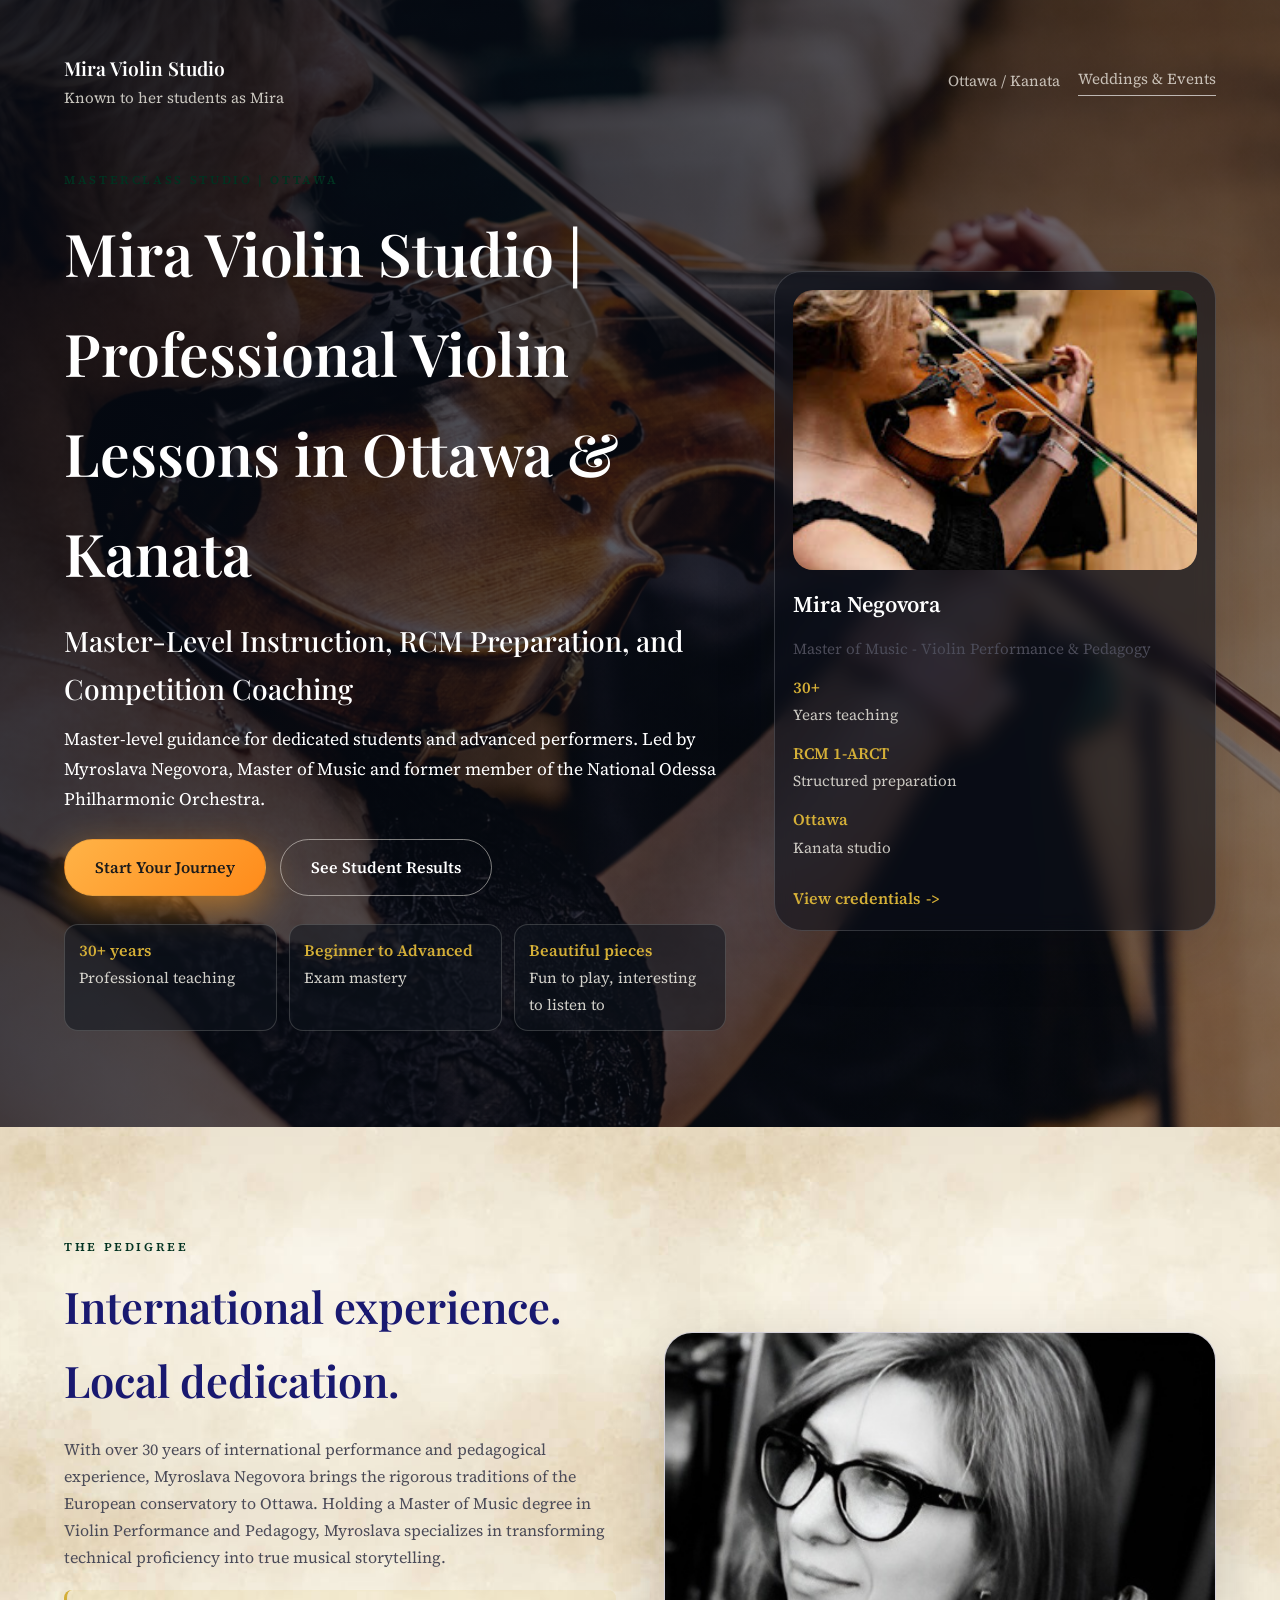
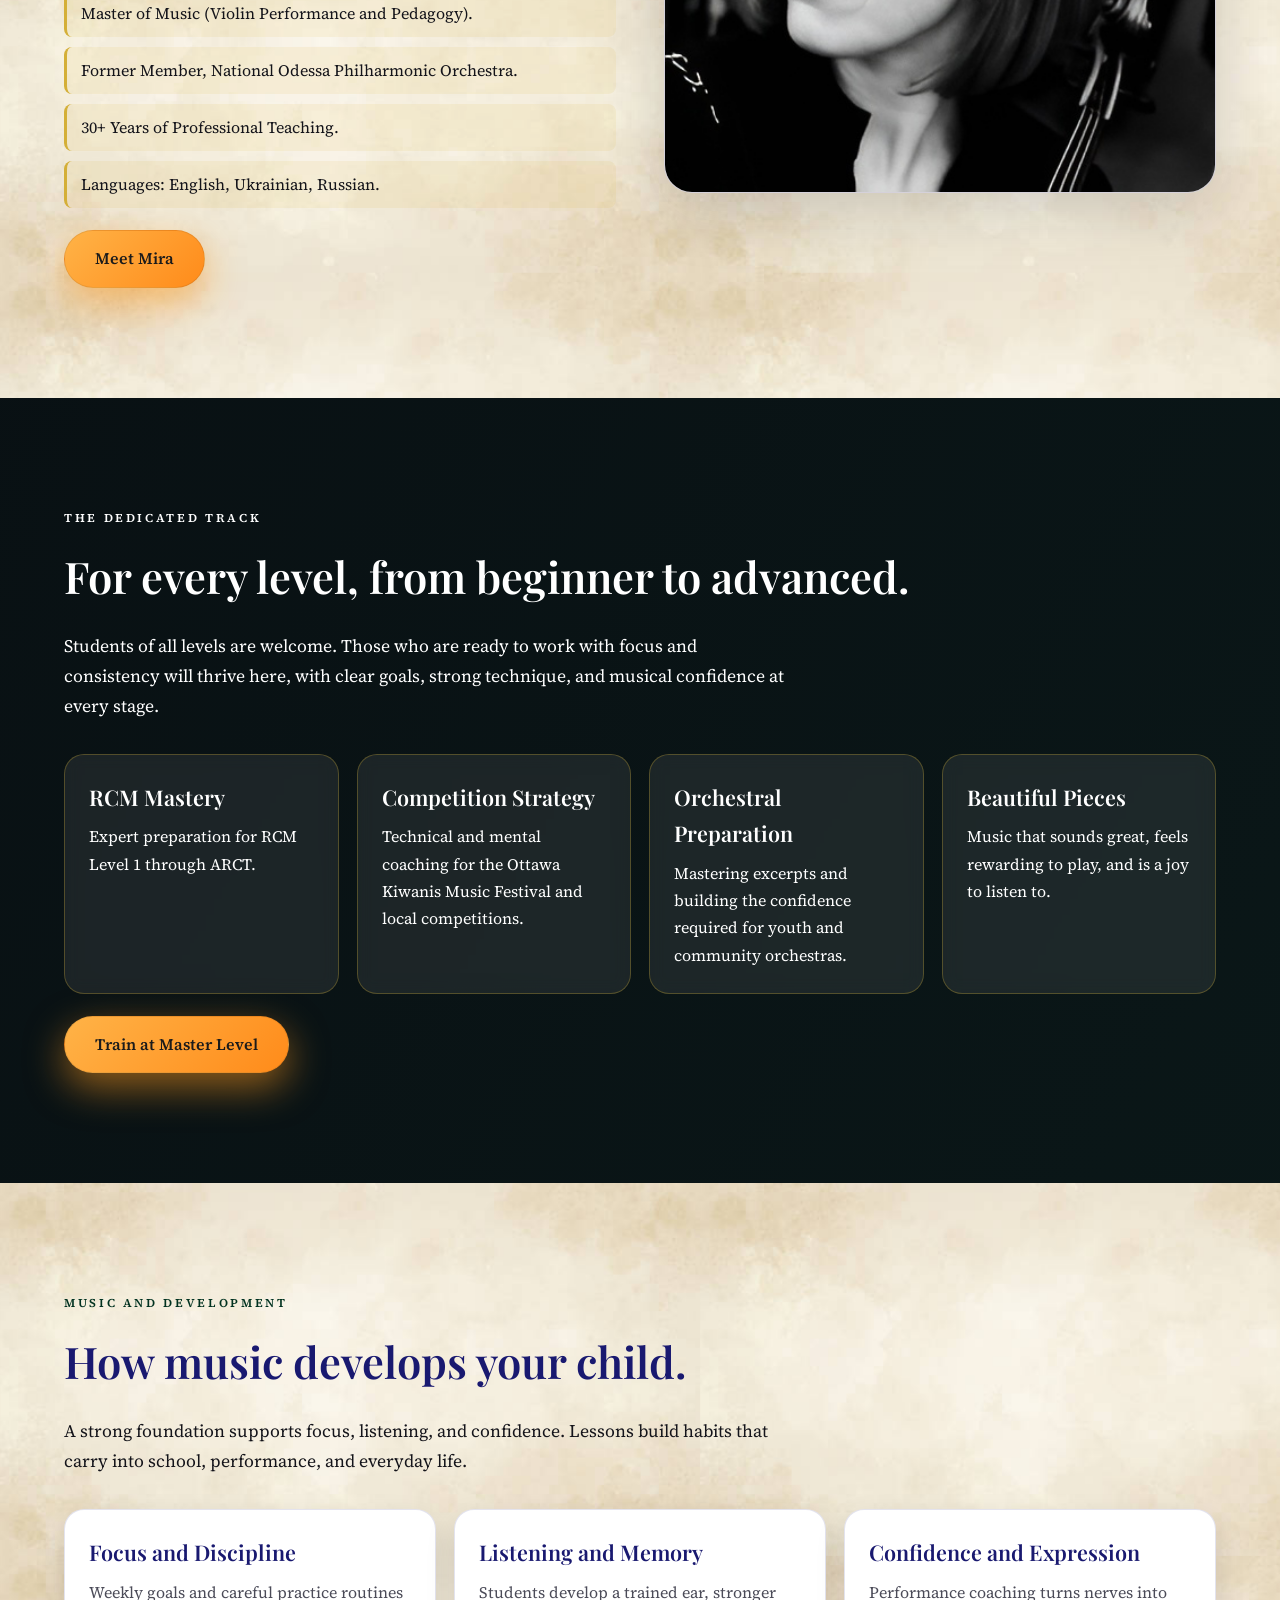
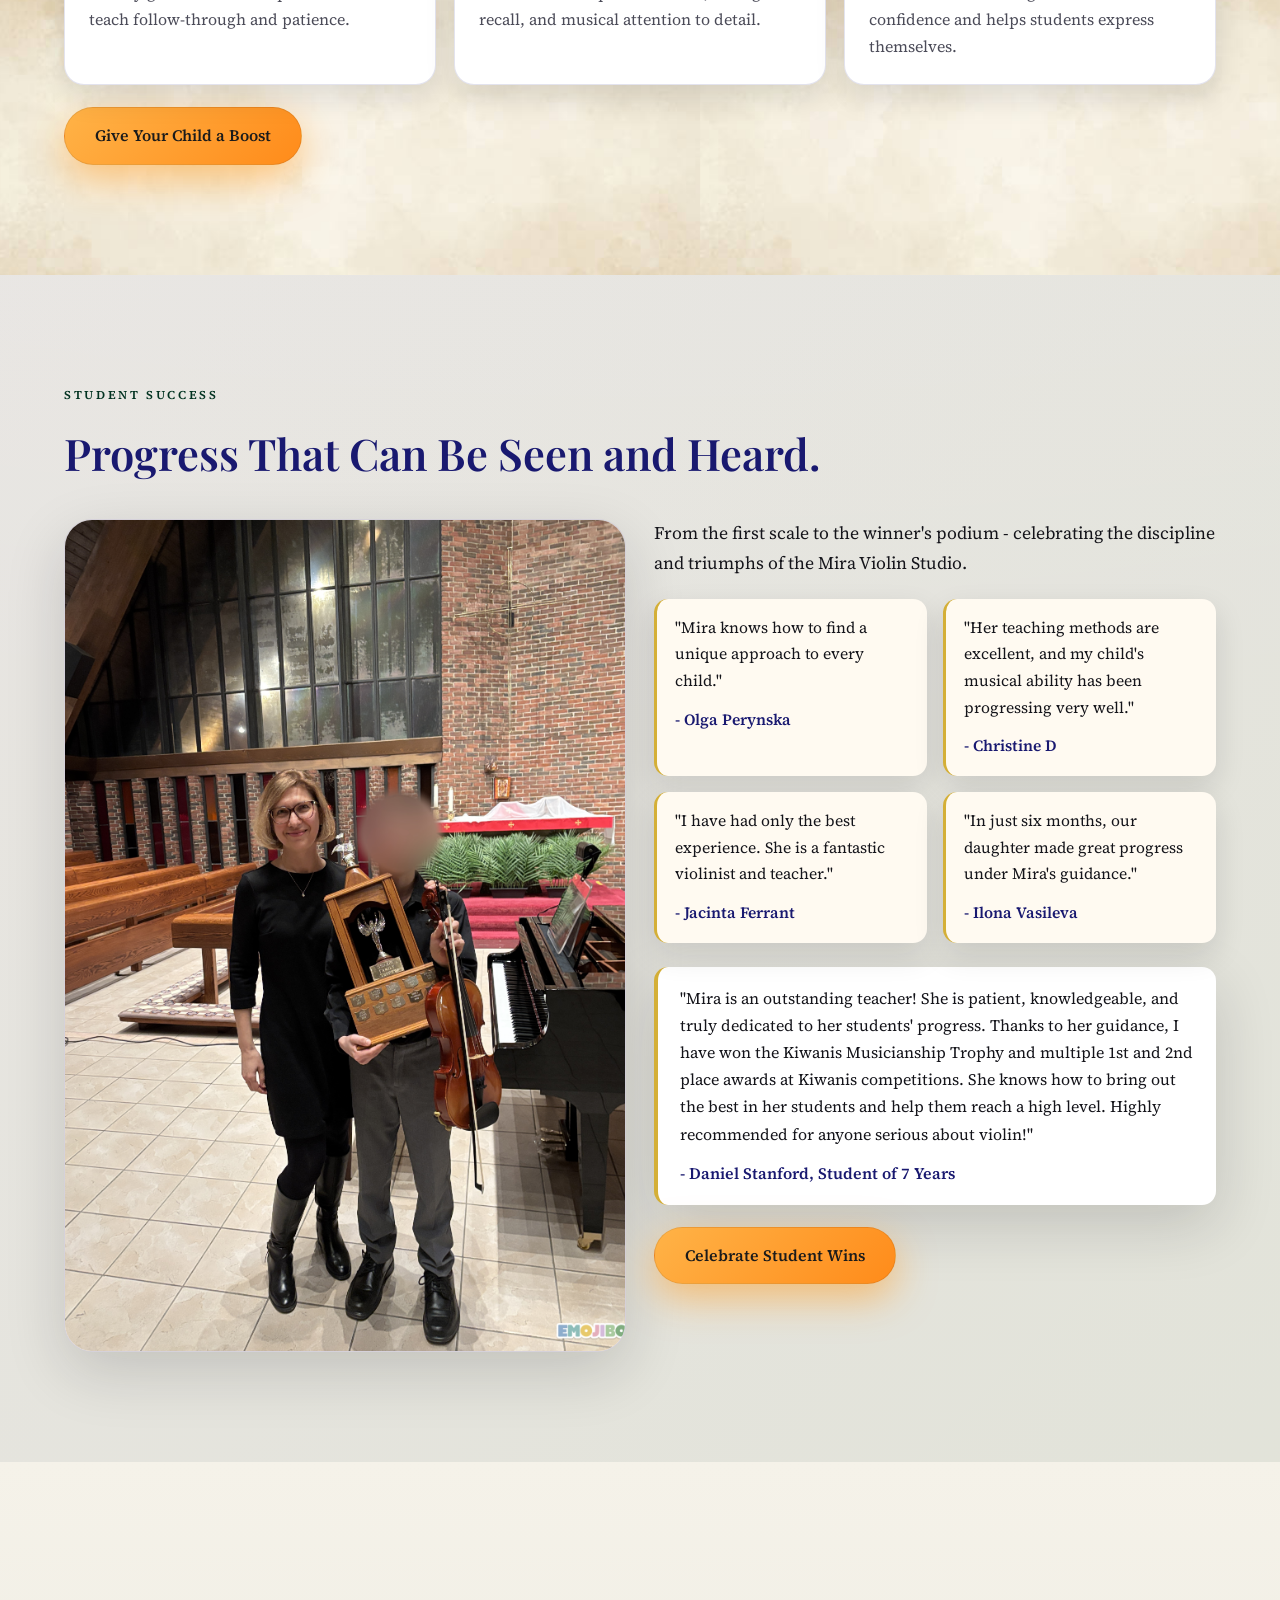
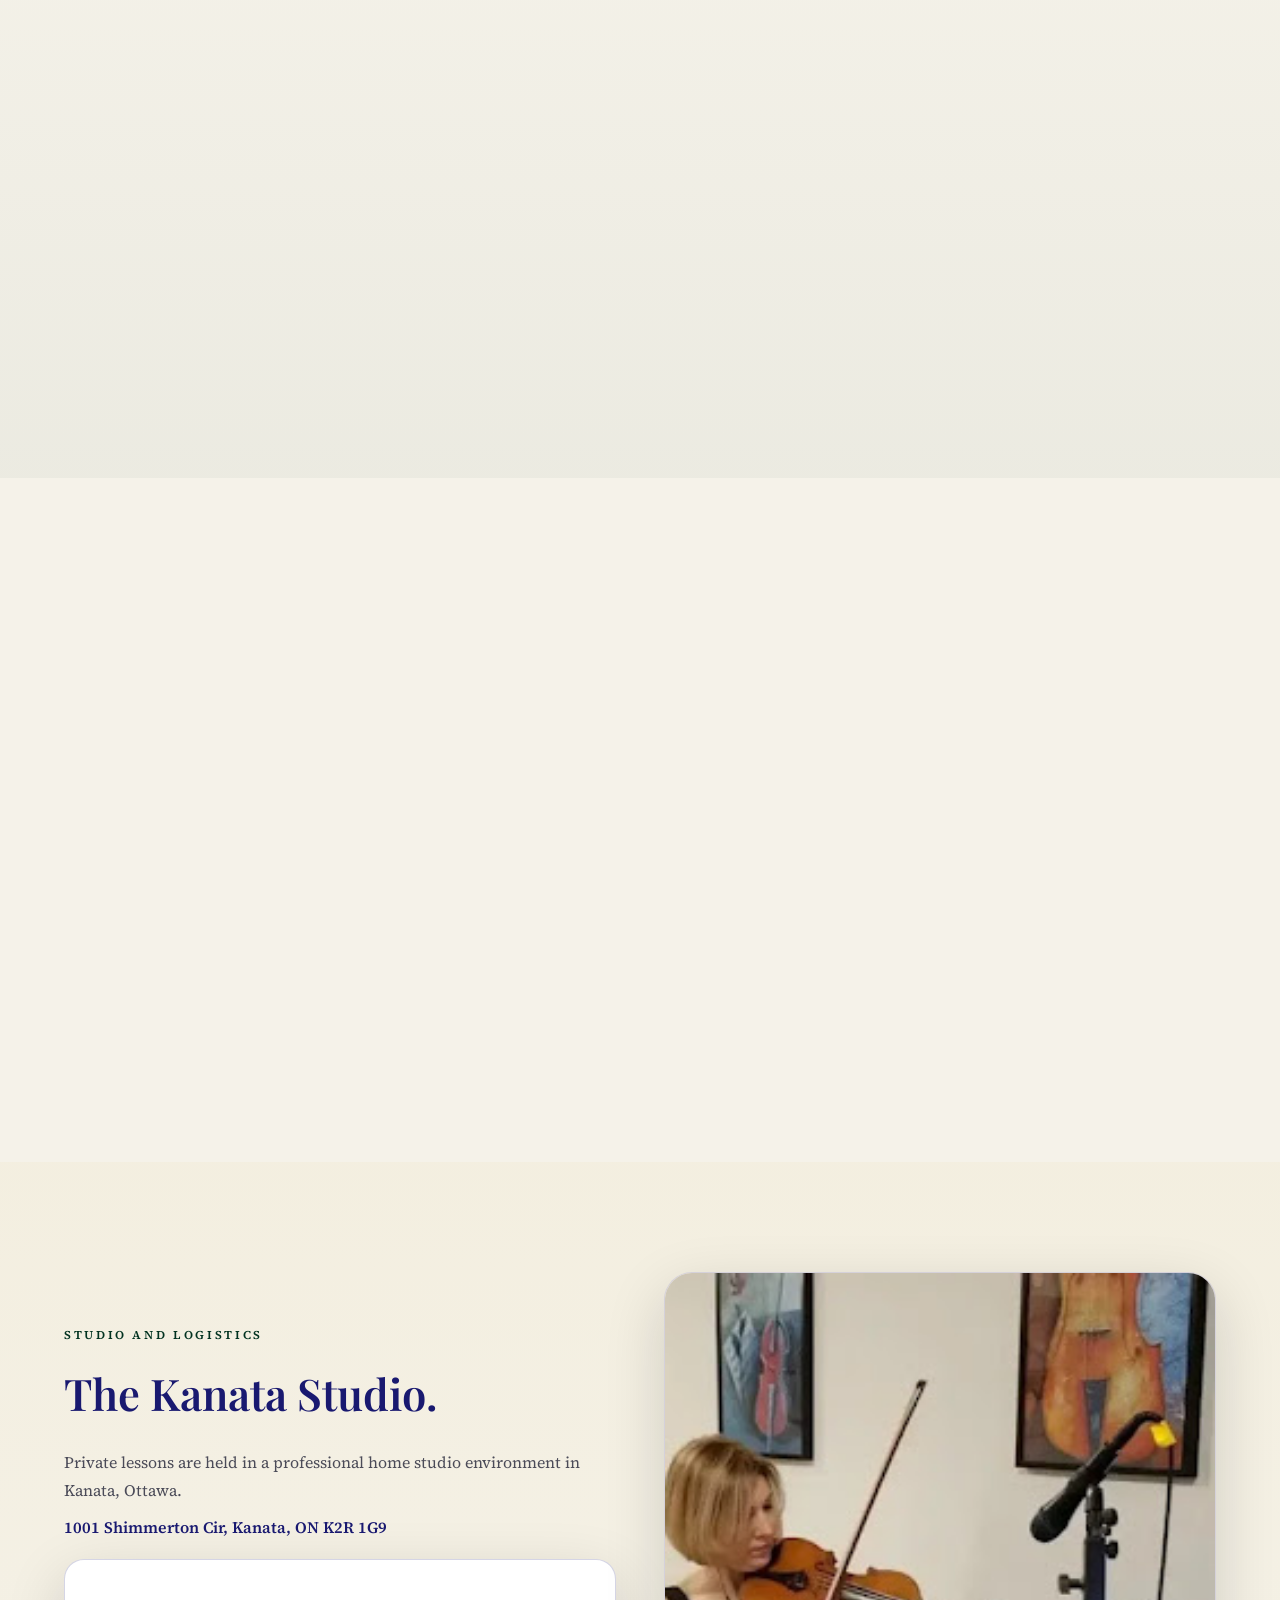
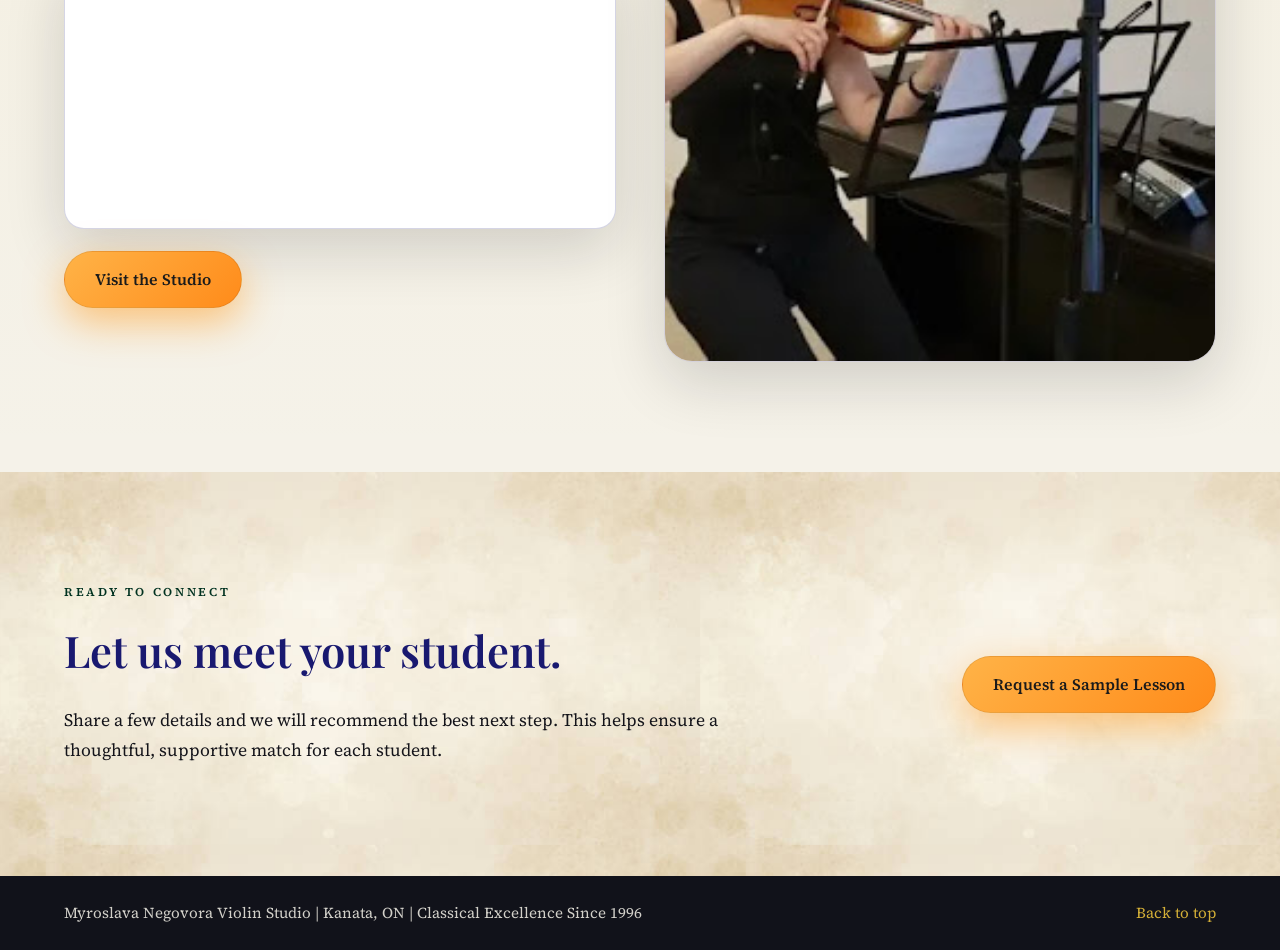
<file: index.html>
<!doctype html>
<html lang="en">
  <head>
    <!-- Google tag (gtag.js) -->
<script async src="https://www.googletagmanager.com/gtag/js?id=G-G188QMT0CB"></script>
<script>
  window.dataLayer = window.dataLayer || [];
  function gtag(){dataLayer.push(arguments);}
  gtag('js', new Date());

  gtag('config', 'G-G188QMT0CB');
</script>
    <meta charset="utf-8" />
    <meta name="viewport" content="width=device-width, initial-scale=1" />
    <title>Violin Lessons Ottawa & Kanata | Mira Violin Studio</title>
    <meta
      name="description"
      content="Mira Violin Studio in Ottawa/Kanata offers professional violin lessons for beginners through ARCT, RCM exam prep, Kiwanis competition coaching, and performance training. 30+ years international experience with personalized instruction for children, teens, and adults."
    />
    <meta
      name="keywords"
      content="violin-lessons-ottawa violin-lessons-kanata violin-lessons-kanata violin-teacher-ottawa violin-teacher-kanata violin-teacher-kanata myroslava-negovora mira-violin-teacher violin-studio-ottawa violin-studio-stittsville violin-studio-kanata private-violin-lessons-ottawa private-violin-lessons-stittsville private-violin-lessons-kanata classical-violin-lessons-ottawa classical-violin-lessons-stittsville classical-violin-lessons-kanata beginner-violin-lessons-ottawa beginner-violin-lessons-stittsville beginner-violin-lessons-kanata intermediate-violin-lessons-ottawa intermediate-violin-lessons-stittsville advanced-violin-lessons-ottawa advanced-violin-lessons-stittsville adult-violin-lessons-ottawa adult-violin-lessons-stittsville kids-violin-lessons-ottawa kids-violin-lessons-stittsville child-violin-lessons-ottawa teen-violin-lessons-ottawa violin-coaching-ottawa violin-coaching-stittsville performance-coaching-violin rcm-violin-exam-prep rcm-level-1-violin rcm-level-2-violin rcm-level-3-violin rcm-level-4-violin rcm-level-5-violin rcm-level-6-violin rcm-level-7-violin rcm-level-8-violin rcm-level-9-violin rcm-level-10-violin arct-violin-preparation royal-conservatory-of-music-violin kiwanis-music-festival-ottawa ottawa-kiwanis-violin-coach violin-competition-preparation audition-prep-violin orchestral-excerpts-violin youth-orchestra-violin-prep community-orchestra-violin-prep music-theory-for-violin sight-reading-violin ear-training-violin violin-technique-training bowing-technique-lessons intonation-violin-lessons tone-production-violin vibrato-training-violin shifting-technique-violin string-crossing-practice violin-scales-ottawa violin-etudes-ottawa suzuki-violin-ottawa conservatory-violin-training masterclass-violin-ottawa professional-violin-teacher-ottawa award-winning-violin-students music-lessons-ottawa music-lessons-stittsville private-music-teacher-ottawa violin-pedagogy-ottawa performance-anxiety-coaching recital-preparation-violin chamber-music-violin classical-repertoire-coaching"
    />
    <link rel="canonical" href="https://miranikitina.github.io/mira-violin/" />
    <meta property="og:title" content="Violin Lessons Ottawa & Kanata | Mira Violin Studio" />
    <meta
      property="og:description"
      content="Elevate your playing at Myroslava Negovora Violin Studio in Ottawa/Kanata. Specialized violin instruction for RCM exams, Kiwanis competitions, and professional performance. Over 30 years of international experience in classical violin mastery."
    />
    <meta property="og:url" content="https://miranikitina.github.io/mira-violin/" />
    <meta property="og:type" content="website" />
    <meta
      property="og:image"
      content="https://miranikitina.github.io/mira-violin/assets/Violinist%20in%20action%20with%20masked%20violin.png"
    />
    <meta name="twitter:card" content="summary_large_image" />
    <link rel="stylesheet" href="styles.css" />
  </head>
  <body>
    <header class="hero" id="top">
      <div class="hero__overlay"></div>
      <nav class="nav">
        <div class="brand">
          <div class="brand__title">Mira Violin Studio</div>
          <div class="brand__subtitle">Known to her students as Mira</div>
        </div>
        <div class="nav__note">
  <span>Ottawa / Kanata</span>
  <a href="weddings.html">Weddings &amp; Events</a>
</div>
      </nav>

      <div class="hero__grid container">
        <div class="hero__intro" data-reveal>
          <p class="eyebrow">Masterclass Studio | Ottawa</p>
          <h1>Mira Violin Studio | Professional Violin Lessons in Ottawa &amp; Kanata</h1>
          <h2>Master-Level Instruction, RCM Preparation, and Competition Coaching</h2>
          <p class="lead">
            Master-level guidance for dedicated students and advanced performers. Led by Myroslava Negovora,
            Master of Music and former member of the National Odessa Philharmonic Orchestra.
          </p>
          <div class="hero__actions">
            <a class="btn btn--bright" href="contact.html">Start Your Journey</a>
            <a class="btn btn--ghost" href="#success">See Student Results</a>
          </div>
          <div class="hero__facts">
            <div class="fact">
              <span class="fact__label">30+ years</span>
              <span class="fact__value">Professional teaching</span>
            </div>
            <div class="fact">
              <span class="fact__label">Beginner to Advanced</span>
              <span class="fact__value">Exam mastery</span>
            </div>
            <div class="fact">
              <span class="fact__label">Beautiful pieces</span>
              <span class="fact__value">Fun to play, interesting to listen to</span>
            </div>
          </div>
        </div>

        <aside class="hero__panel" data-reveal>
          <div class="hero__panel-image">
            <img
              src="assets/Small verticall picture of mira focused on playing in long beautiffull hall.jpg"
              alt="Mira focused on playing violin in a long hall"
            />
          </div>
          <div class="hero__panel-body">
            <p class="hero__panel-title">Mira Negovora</p>
            <p class="micro">Master of Music - Violin Performance & Pedagogy</p>
            <div class="hero__panel-stats">
              <div>
                <span class="panel-stat__value">30+</span>
                <span class="panel-stat__label">Years teaching</span>
              </div>
              <div>
                <span class="panel-stat__value">RCM 1-ARCT</span>
                <span class="panel-stat__label">Structured preparation</span>
              </div>
              <div>
                <span class="panel-stat__value">Ottawa</span>
                <span class="panel-stat__label">Kanata studio</span>
              </div>
            </div>
            <a class="text-link text-link--spaced" href="#pedigree">View credentials</a>
          </div>
        </aside>
      </div>
    </header>

    <main>
      <section class="section pedigree parchment" id="pedigree">
        <div class="container two-col">
          <div data-reveal>
            <p class="eyebrow">The Pedigree</p>
            <h2>International experience. Local dedication.</h2>
            <p>
              With over 30 years of international performance and pedagogical experience, Myroslava Negovora brings
              the rigorous traditions of the European conservatory to Ottawa. Holding a Master of Music degree in
              Violin Performance and Pedagogy, Myroslava specializes in transforming technical proficiency into true
              musical storytelling.
            </p>
            <ul class="facts-list">
              <li>Master of Music (Violin Performance and Pedagogy).</li>
              <li>Former Member, National Odessa Philharmonic Orchestra.</li>
              <li>30+ Years of Professional Teaching.</li>
              <li>Languages: English, Ukrainian, Russian.</li>
            </ul>
            <div class="cta-row">
              <a class="btn btn--bright" href="contact.html">Meet Mira</a>
            </div>
          </div>
          <figure class="image-card" data-reveal>
            <img src="assets/Moody Picture of mira's face, a bit small 2.jpg" alt="Moody portrait of Myroslava Negovora" />
          </figure>
        </div>
      </section>

      <section class="section parallax" id="dedicated">
        <div class="parallax__overlay"></div>
        <div class="container" data-reveal>
          <p class="eyebrow">The Dedicated Track</p>
          <h2>For every level, from beginner to advanced.</h2>
          <p class="lead">
            Students of all levels are welcome. Those who are ready to work with focus and consistency will thrive
            here, with clear goals, strong technique, and musical confidence at every stage.
          </p>
          <div class="feature-grid">
            <article class="card">
              <h3>RCM Mastery</h3>
              <p>Expert preparation for RCM Level 1 through ARCT.</p>
            </article>
            <article class="card">
              <h3>Competition Strategy</h3>
              <p>Technical and mental coaching for the Ottawa Kiwanis Music Festival and local competitions.</p>
            </article>
            <article class="card">
              <h3>Orchestral Preparation</h3>
              <p>Mastering excerpts and building the confidence required for youth and community orchestras.</p>
            </article>
            <article class="card">
              <h3>Beautiful Pieces</h3>
              <p>Music that sounds great, feels rewarding to play, and is a joy to listen to.</p>
            </article>
          </div>
          <div class="cta-row">
            <a class="btn btn--bright" href="contact.html">Train at Master Level</a>
          </div>
        </div>
      </section>

      <section class="section growth parchment" id="growth">
        <div class="container" data-reveal>
          <p class="eyebrow">Music and Development</p>
          <h2>How music develops your child.</h2>
          <p class="lead">
            A strong foundation supports focus, listening, and confidence. Lessons build habits that carry into school,
            performance, and everyday life.
          </p>
          <div class="feature-grid">
            <article class="card card--light">
              <h3>Focus and Discipline</h3>
              <p>Weekly goals and careful practice routines teach follow-through and patience.</p>
            </article>
            <article class="card card--light">
              <h3>Listening and Memory</h3>
              <p>Students develop a trained ear, stronger recall, and musical attention to detail.</p>
            </article>
            <article class="card card--light">
              <h3>Confidence and Expression</h3>
              <p>Performance coaching turns nerves into confidence and helps students express themselves.</p>
            </article>
          </div>
          <div class="cta-row">
            <a class="btn btn--bright" href="contact.html">Give Your Child a Boost</a>
          </div>
        </div>
      </section>

      <section class="section success" id="success">
        <div class="container" data-reveal>
          <p class="eyebrow">Student Success</p>
          <h2>Progress That Can Be Seen and Heard.</h2>
          <div class="success__grid">
            <figure class="image-card">
              <img src="assets/trophy.jpeg" alt="Dennis Finch holding the Musicianship Trophy beside Mira" />
              <figcaption>
                Congratulations to Dennis Finch - Winner of the Musicianship Trophy (RCM 8 Class),
                Ottawa Kiwanis Music Festival 2026.
              </figcaption>
            </figure>
            <div class="success__text">
              <p class="lead">
                From the first scale to the winner's podium - celebrating the discipline and triumphs
                of the Mira Violin Studio.
              </p>
              <div class="success__quotes">
                <blockquote class="quote--compact">
                  "Mira knows how to find a unique approach to every child."
                  <span class="quote-author">- Olga Perynska</span>
                </blockquote>
                <blockquote class="quote--compact">
                  "Her teaching methods are excellent, and my child's musical ability has been progressing very well."
                  <span class="quote-author">- Christine D</span>
                </blockquote>
                <blockquote class="quote--compact">
                  "I have had only the best experience. She is a fantastic violinist and teacher."
                  <span class="quote-author">- Jacinta Ferrant</span>
                </blockquote>
                <blockquote class="quote--compact">
                  "In just six months, our daughter made great progress under Mira's guidance."
                  <span class="quote-author">- Ilona Vasileva</span>
                </blockquote>
              </div>
              <blockquote>
                "Mira is an outstanding teacher! She is patient, knowledgeable, and truly dedicated to her students' progress.
                Thanks to her guidance, I have won the Kiwanis Musicianship Trophy and multiple 1st and 2nd place awards at
                Kiwanis competitions. She knows how to bring out the best in her students and help them reach a high level.
                Highly recommended for anyone serious about violin!"
                <span class="quote-author">- Daniel Stanford, Student of 7 Years</span>
              </blockquote>
              <div class="cta-row">
                <a class="btn btn--bright" href="contact.html">Celebrate Student Wins</a>
              </div>
            </div>
          </div>
        </div>
      </section>

      <section class="section community" id="community">
        <div class="container two-col">
          <figure class="image-card" data-reveal>
            <img src="assets/Group photo of all mira's students.jpg" alt="Group photo of Mira's violin students" />
          </figure>
          <div data-reveal>
            <p class="eyebrow">Studio Community</p>
            <h2>A culture of discipline and encouragement.</h2>
            <p>
              The studio is built on steady progress, shared pride, and high standards. Students support one another
              through recitals, competitions, and exam seasons, creating a learning environment that feels both warm
              and professional.
            </p>
            <div class="cta-row">
              <a class="btn btn--bright" href="contact.html">Join the Studio Community</a>
            </div>
          </div>
        </div>
      </section>

      <section class="section acclaim" id="acclaim">
        <div class="container" data-reveal>
          <p class="eyebrow">Public Acclaim</p>
          <div class="acclaim__header">
            <h2>Families trust the studio.</h2>
            <a class="badge" href="https://www.google.com/search?q=Myroslava+Negovora+Violin+Studio+reviews" target="_blank" rel="noreferrer">
              <span class="badge__stars">&#9733;&#9733;&#9733;&#9733;&#9733;</span>
              <span class="badge__text">Excellent | 17+ Google Reviews</span>
            </a>
          </div>
          <div class="carousel" aria-live="polite">
            <div class="carousel__viewport">
              <div class="carousel__track">
                <div class="carousel__item">
                  "Mira is very professional, knowledgeable, and patient, and she explains concepts clearly."
                  <span class="quote-author">- Dania Kayyali</span>
                </div>
                <div class="carousel__item">
                  "She has a very effective teaching approach and is extremely patient."
                  <span class="quote-author">- Anita Liu</span>
                </div>
                <div class="carousel__item">
                  "We have seen incredible growth not only in her playing, but also in her confidence."
                  <span class="quote-author">- Lindsay Seunghee Lee</span>
                </div>
                <div class="carousel__item">
                  "She adapts her teaching style to students of all ages and is very kind and patient."
                  <span class="quote-author">- Jocelyn Corrigall</span>
                </div>
                <div class="carousel__item">
                  "Her attentiveness and personalized approach impressed us from the very beginning."
                  <span class="quote-author">- Ilona Vasileva</span>
                </div>
                <div class="carousel__item">
                  "Over five years, we have seen consistent improvement in my daughter's skill level."
                  <span class="quote-author">- Christine Conlin</span>
                </div>
                <div class="carousel__item">
                  "Mira cares deeply about her students' success and helps them achieve their goals."
                  <span class="quote-author">- Katya Permiakova</span>
                </div>
                <div class="carousel__item">
                  "She is a true violinist teacher who quickly identifies learning issues and solutions."
                  <span class="quote-author">- Teddy Boyce</span>
                </div>
              </div>
            </div>
          </div>
          <div class="cta-row">
            <a
              class="btn btn--bright"
              href="https://www.google.com/search?sca_esv=3615f5cb3ea2f6e3&rlz=1C5OZZY_enCA1189CA1189&sxsrf=ANbL-n5j-Gl5wdRe_Fy8dEs_ifWNhCvWbg:1775680468972&si=[base64]%3D&q=Mira%27s+Violin+Studio,+Violinist+for+Wedding+%26+Special+Event,+Live+Music,+Violin+Lessons+Reviews&sa=X&ved=2ahUKEwjuv9mcjd-TAxWDKFkFHc_CPOoQ0bkNegQIORAH&biw=1920&bih=847&dpr=1"
              target="_blank"
              rel="noreferrer"
            >Read 5-Star Reviews</a>
          </div>
        </div>
      </section>

      <section class="section studio" id="studio">
        <div class="container two-col">
          <div data-reveal>
            <p class="eyebrow">Studio and Logistics</p>
            <h2>The Kanata Studio.</h2>
            <p>Private lessons are held in a professional home studio environment in Kanata, Ottawa.</p>
            <p class="address">1001 Shimmerton Cir, Kanata, ON K2R 1G9</p>
            <div class="map-card">
              <iframe
                title="Stittsville Studio Location"
                src="https://www.google.com/maps?q=1001%20Shimmerton%20Cir%2C%20Kanata%2C%20ON%20K2R%201G9&output=embed"
                loading="lazy"
                referrerpolicy="no-referrer-when-downgrade"
              ></iframe>
            </div>
            <div class="cta-row">
              <a class="btn btn--bright" href="contact.html">Visit the Studio</a>
            </div>
          </div>
          <figure class="image-card" data-reveal>
            <img src="assets/Mira playing in her studio.jpg" alt="Mira playing violin in her studio" />
          </figure>
        </div>
      </section>

      <section class="section contact-teaser parchment" id="contact-teaser">
        <div class="container contact-teaser__content" data-reveal>
          <div>
            <p class="eyebrow">Ready to Connect</p>
            <h2>Let us meet your student.</h2>
            <p class="lead">
              Share a few details and we will recommend the best next step. This helps ensure a thoughtful, supportive
              match for each student.
            </p>
          </div>
          <div class="cta-row">
            <a class="btn btn--bright" href="contact.html">Request a Sample Lesson</a>
          </div>
        </div>
      </section>
    </main>

    <footer class="footer">
      <div class="container footer__content">
        <span>Myroslava Negovora Violin Studio | Kanata, ON | Classical Excellence Since 1996</span>
        <a href="#top">Back to top</a>
      </div>
    </footer>

    <script src="script.js"></script>
  </body>
</html>
</file>
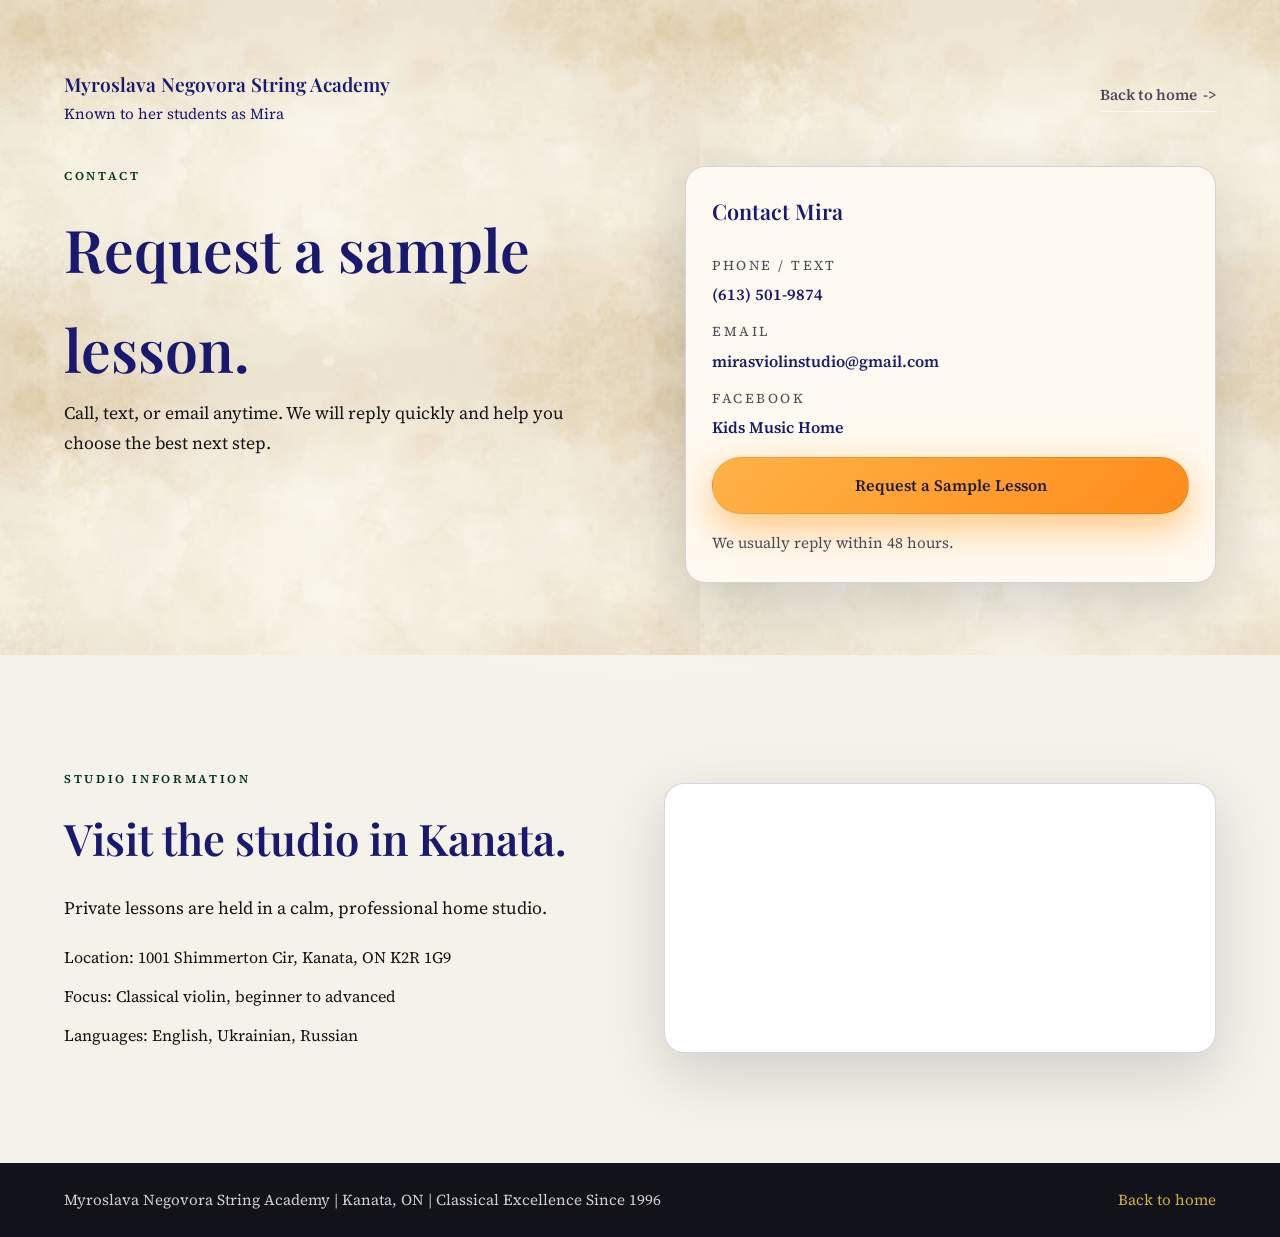
<file: contact.html>
<!doctype html>
<html lang="en">
  <head>
    <meta charset="utf-8" />
    <meta name="viewport" content="width=device-width, initial-scale=1" />
    <title>Request a Sample Lesson | Myroslava Negovora String Academy</title>
    <meta
      name="description"
      content="Request a sample lesson at Myroslava Negovora Violin Studio in Ottawa/Stittsville. Contact Mira by phone, text, or email to choose the best next step."
    />
    <link rel="canonical" href="https://stanfordviolin-source.github.io/mira-violin/contact.html" />
    <meta property="og:title" content="Request a Sample Lesson | Myroslava Negovora String Academy" />
    <meta
      property="og:description"
      content="Request a sample lesson at Myroslava Negovora Violin Studio in Ottawa/Stittsville. Contact Mira by phone, text, or email to choose the best next step."
    />
    <meta property="og:url" content="https://stanfordviolin-source.github.io/mira-violin/contact.html" />
    <meta property="og:type" content="website" />
    <meta
      property="og:image"
      content="https://stanfordviolin-source.github.io/mira-violin/assets/Violinist%20in%20action%20with%20masked%20violin.png"
    />
    <meta name="twitter:card" content="summary_large_image" />
    <link rel="stylesheet" href="styles.css" />
  </head>
  <body>
    <header class="page-hero parchment">
      <nav class="nav nav--light">
        <div class="brand">
          <div class="brand__title">Myroslava Negovora String Academy</div>
          <div class="brand__subtitle">Known to her students as Mira</div>
        </div>
        <div class="nav__note"><a class="text-link" href="index.html">Back to home</a></div>
      </nav>

      <div class="page-hero__grid container">
        <div class="page-hero__intro" data-reveal>
          <p class="eyebrow">Contact</p>
          <h1>Request a sample lesson.</h1>
          <p class="lead">
            Call, text, or email anytime. We will reply quickly and help you choose the best next step.
          </p>
        </div>
        <div class="contact-card" data-reveal aria-label="Contact details">
          <h3>Contact Mira</h3>
          <div class="contact-links">
            <div>
              <span class="contact-label">Phone / Text</span>
              <a href="tel:+16135019874">(613) 501-9874</a>
            </div>
            <div>
              <span class="contact-label">Email</span>
              <a href="mailto:mira.muskids@gmail.com">mirasviolinstudio@gmail.com</a>
            </div>
            <div>
              <span class="contact-label">Facebook</span>
              <a href="https://www.facebook.com/KidsMusicHome/" target="_blank" rel="noreferrer">Kids Music Home</a>
            </div>
          </div>
          <a class="btn btn--bright" href="mailto:mira.muskids@gmail.com?subject=Request%20a%20Sample%20Lesson">Request a Sample Lesson</a>
          <p class="micro">We usually reply within 48 hours.</p>
        </div>
      </div>
    </header>

    <main>
      <section class="section contact" id="contact">
        <div class="container two-col">
          <div data-reveal>
            <p class="eyebrow">Studio Information</p>
            <h2>Visit the studio in Kanata.</h2>
            <p class="lead">Private lessons are held in a calm, professional home studio.</p>
            <ul class="contact__list">
              <li>Location: 1001 Shimmerton Cir, Kanata, ON K2R 1G9</li>
              <li>Focus: Classical violin, beginner to advanced</li>
              <li>Languages: English, Ukrainian, Russian</li>
            </ul>
          </div>
          <div class="map-card" data-reveal>
            <iframe
              title="Stittsville Studio Location"
              src="https://www.google.com/maps?q=1001%20Shimmerton%20Cir%2C%20Kanata%2C%20ON%20K2R%201G9&output=embed"
              loading="lazy"
              referrerpolicy="no-referrer-when-downgrade"
            ></iframe>
          </div>
        </div>
      </section>
    </main>

    <footer class="footer">
      <div class="container footer__content">
        <span>Myroslava Negovora String Academy | Kanata, ON | Classical Excellence Since 1996</span>
        <a href="index.html">Back to home</a>
      </div>
    </footer>
    <script src="script.js"></script>
  </body>
</html>
</file>
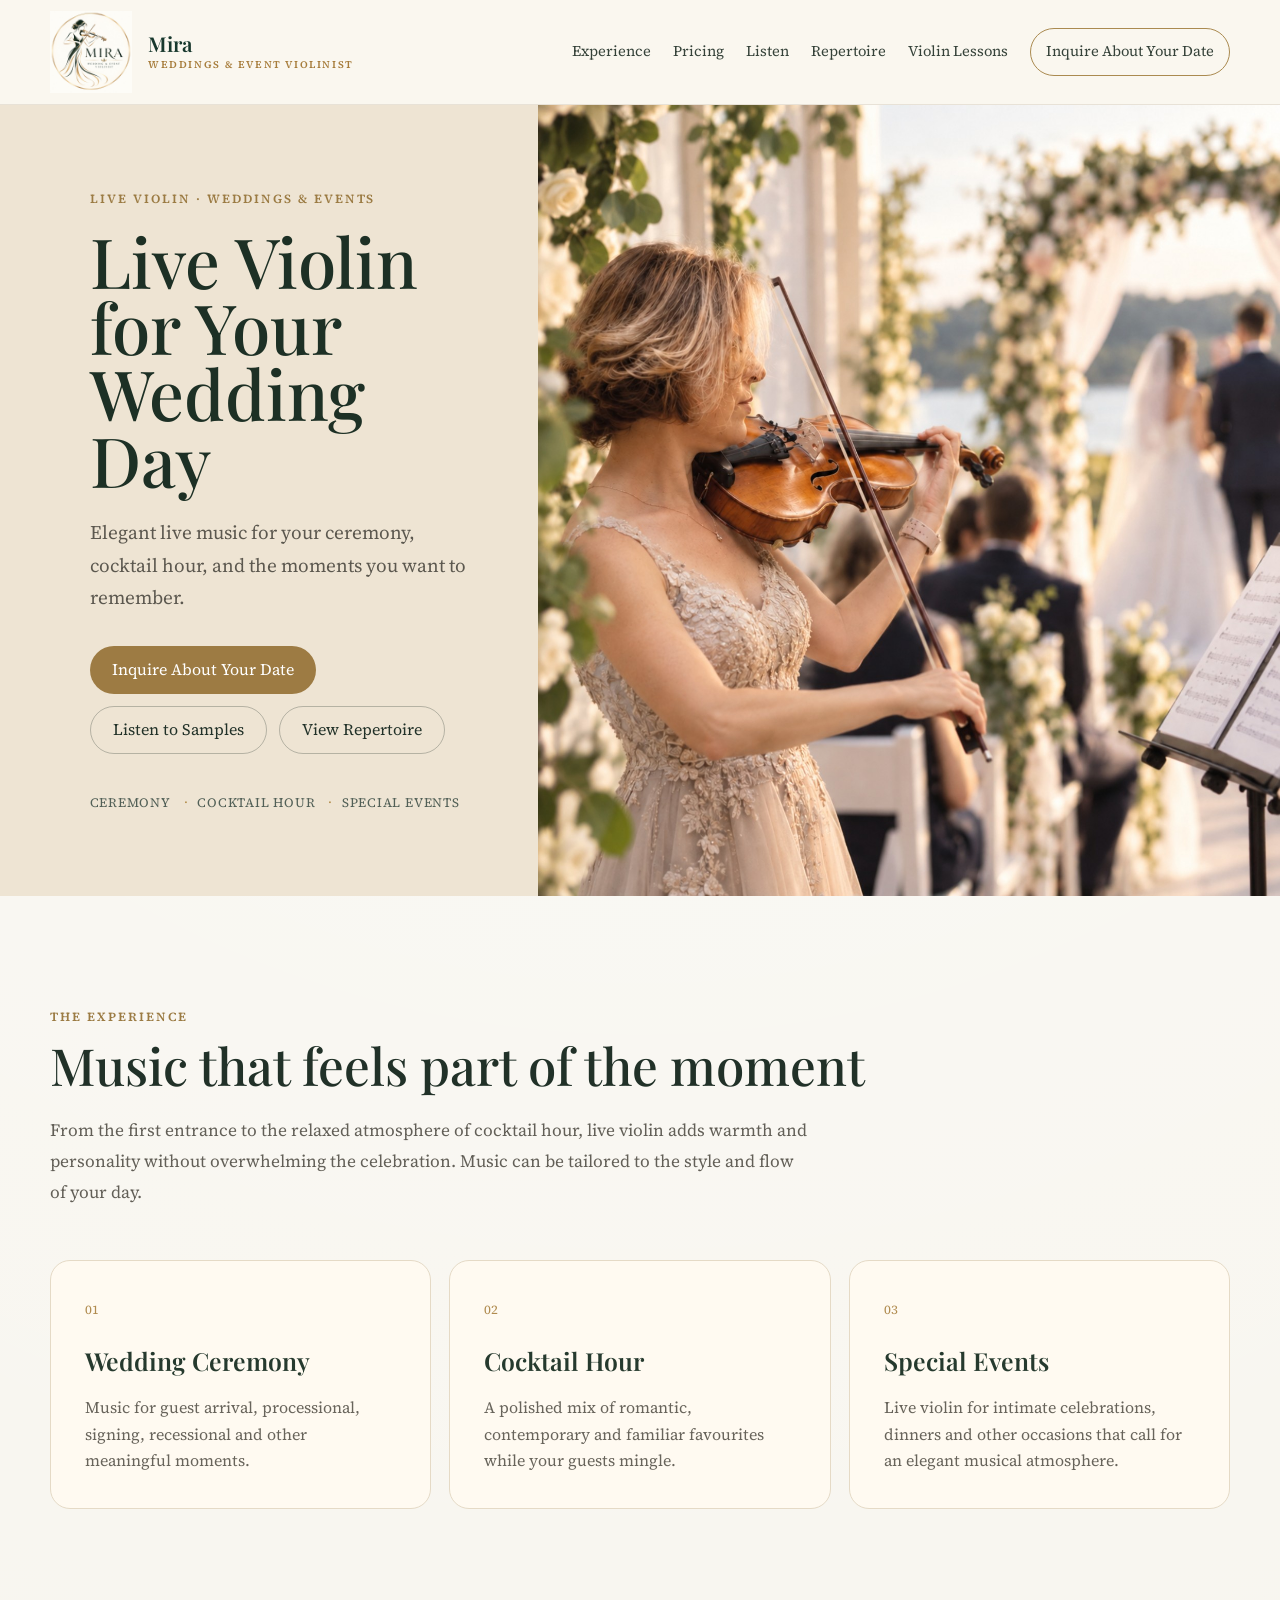
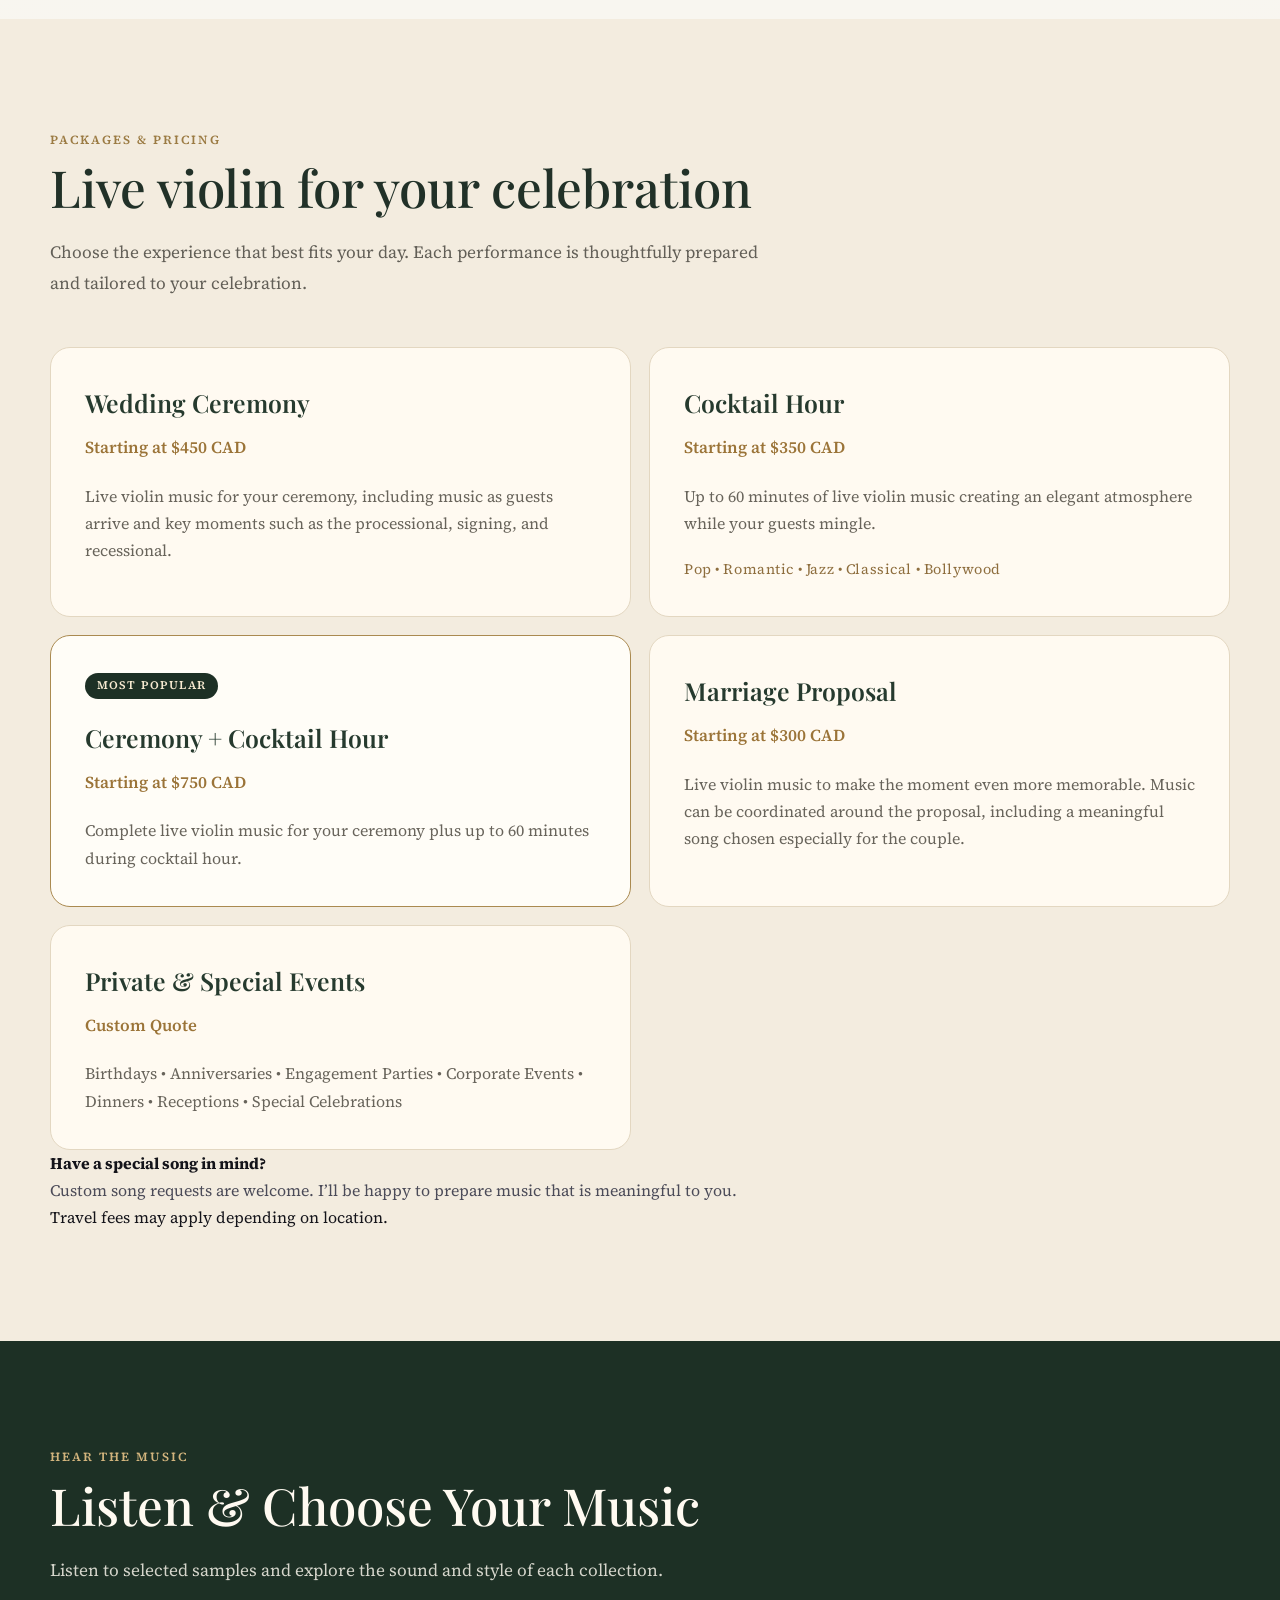
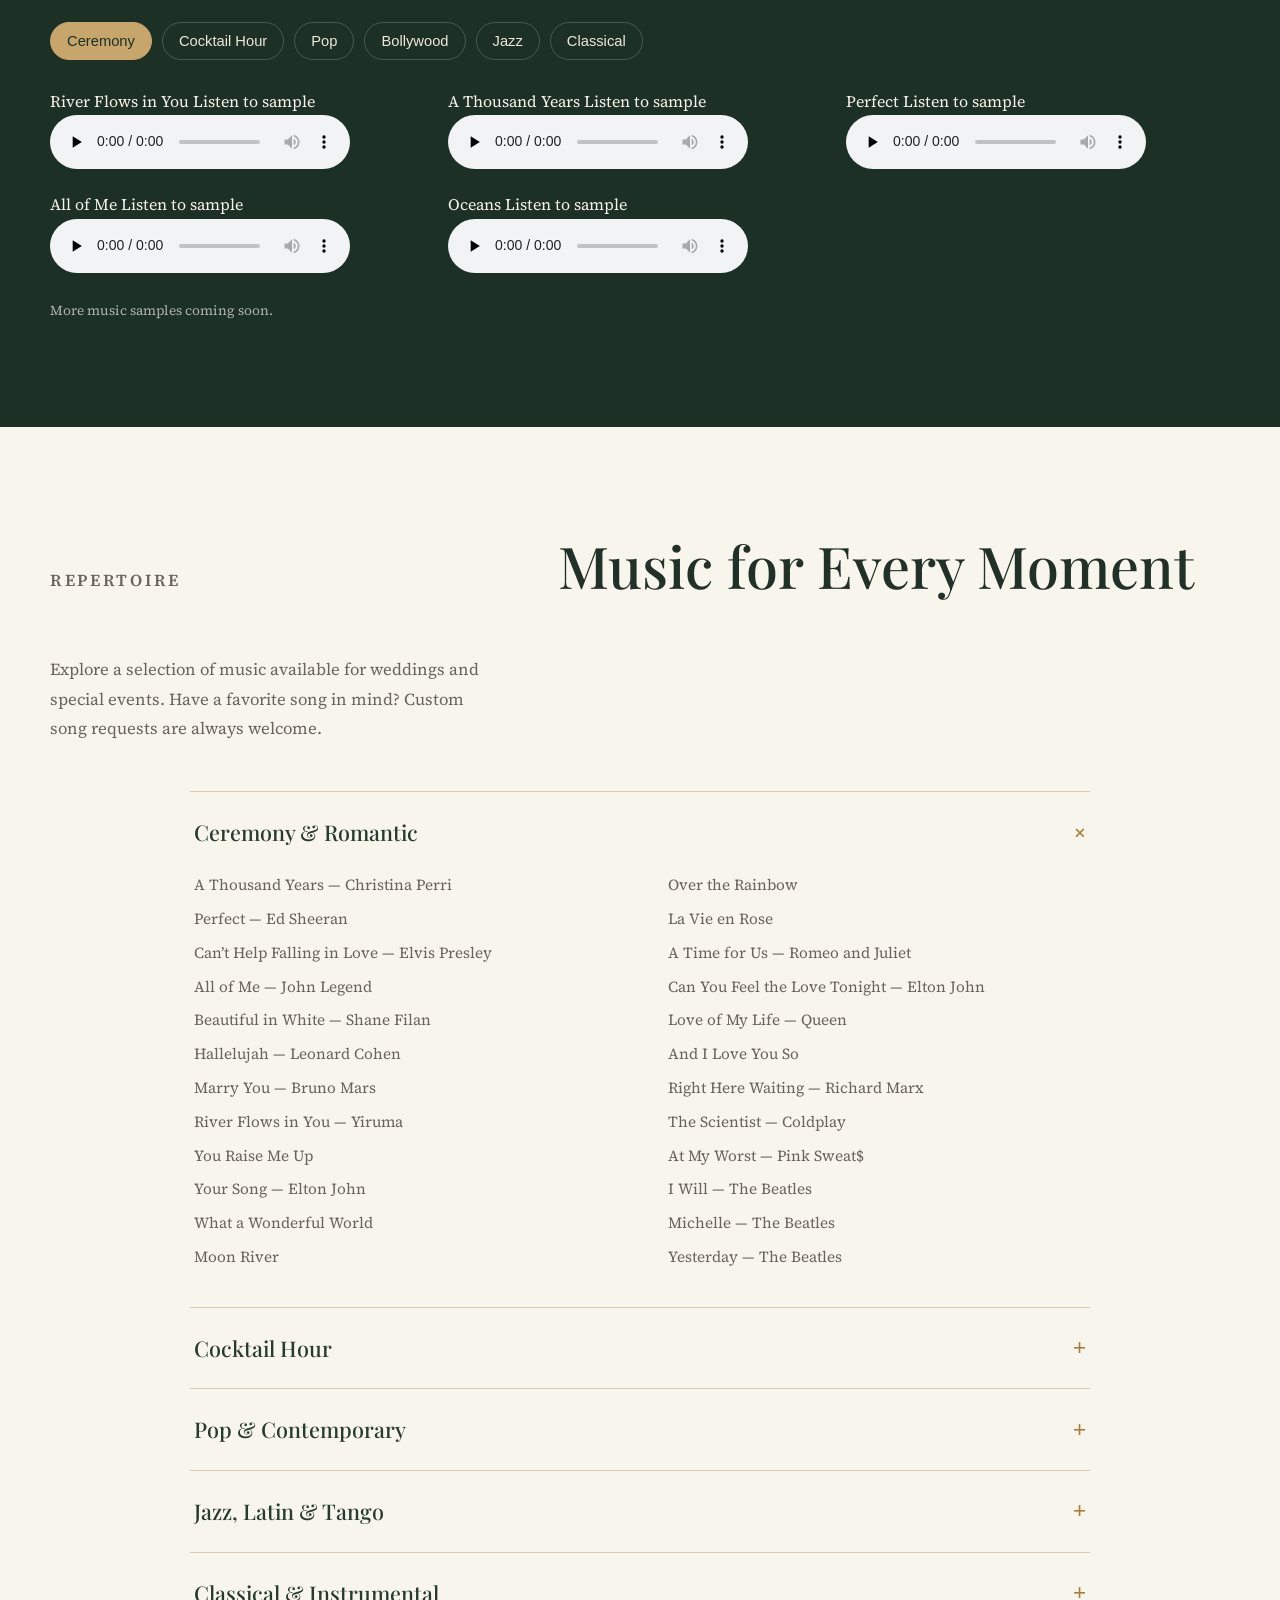
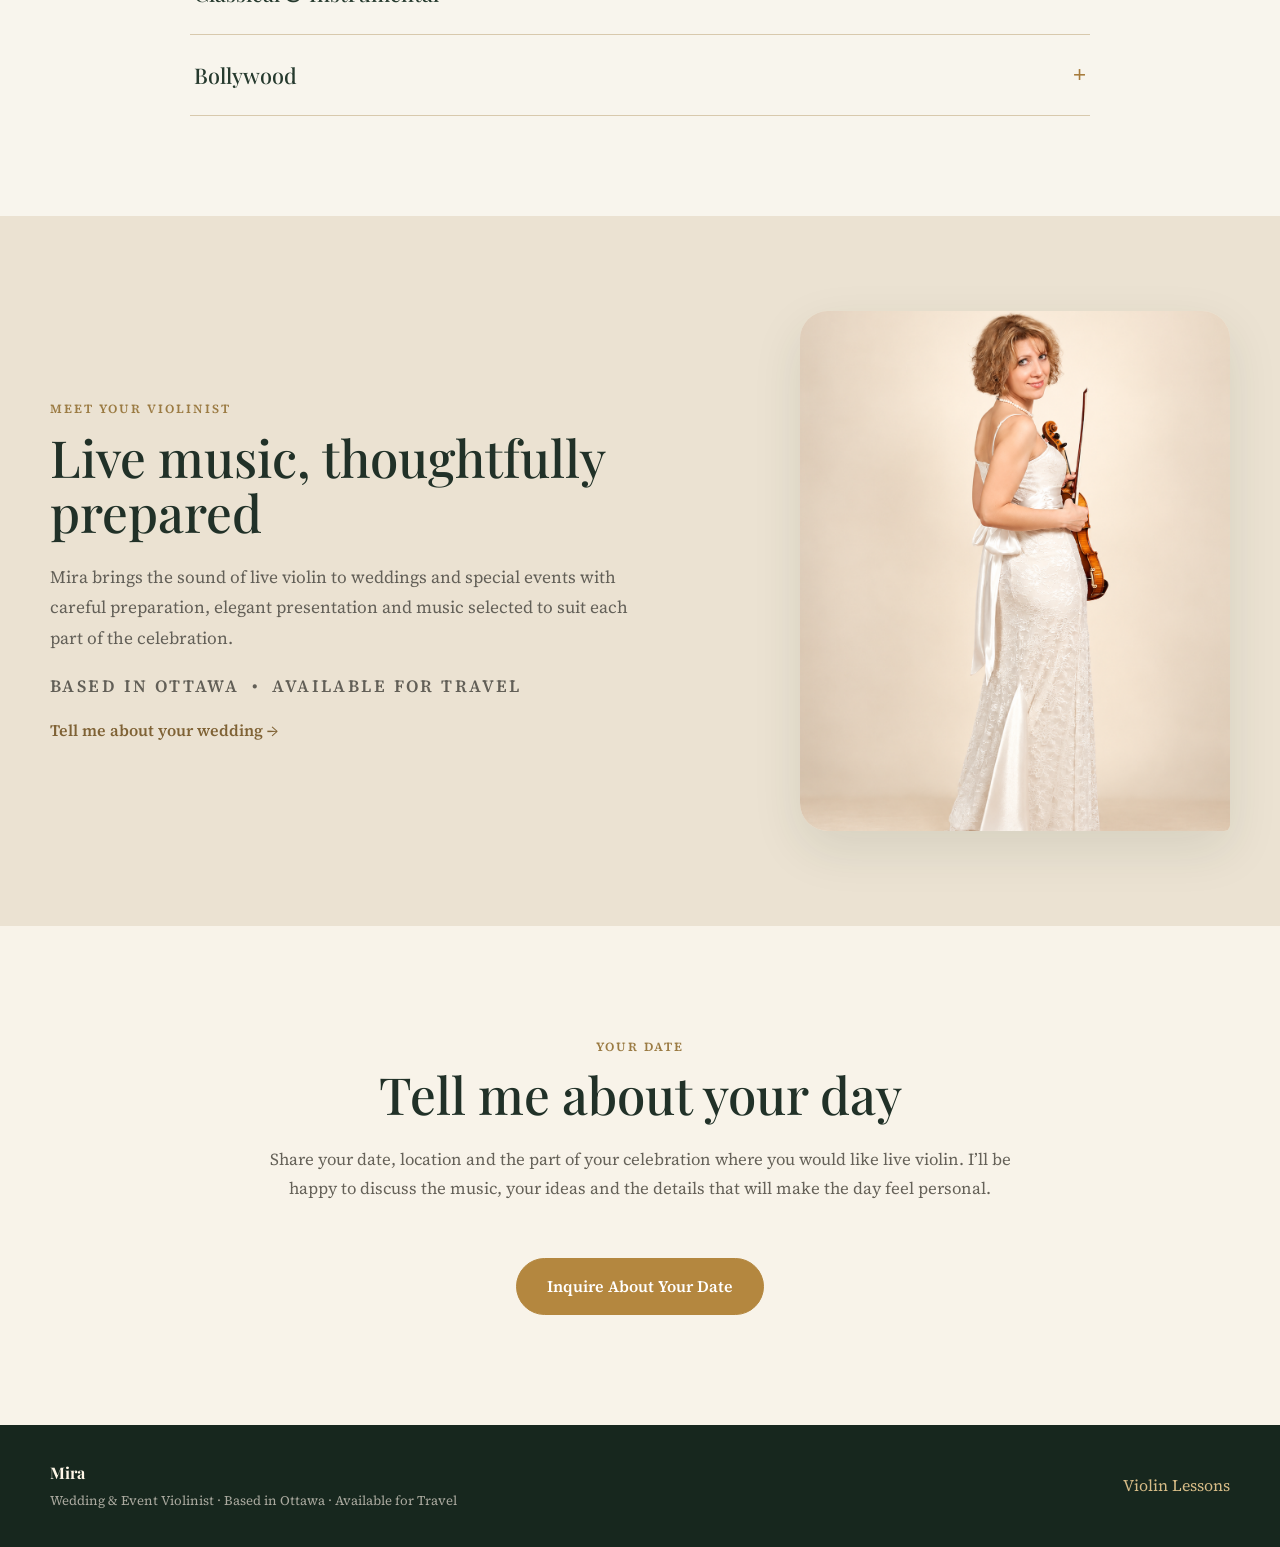
<file: weddings.html>
<!doctype html>
<html lang="en">
<head>
  <!-- Google tag (gtag.js) -->
<script async src="https://www.googletagmanager.com/gtag/js?id=G-G188QMT0CB"></script>
<script>
  window.dataLayer = window.dataLayer || [];
  function gtag(){dataLayer.push(arguments);}
  gtag('js', new Date());

  gtag('config', 'G-G188QMT0CB');
</script>
  <meta charset="utf-8" />
  <meta name="viewport" content="width=device-width, initial-scale=1" />
  <title>Wedding &amp; Event Violinist | Mira</title>
 <meta
  name="description"
  content="Elegant live violin music for weddings and special events. Ceremony, cocktail hour, custom song requests and live music tailored to your celebration. Based in Ottawa and available for travel."
/>
  <link rel="canonical" href="https://miranikitina.github.io/mira-violin/weddings.html" />
  <meta property="og:title" content="Wedding &amp; Event Violinist | Mira" />

<meta
  property="og:description"
  content="Elegant live violin for weddings and special events, with music tailored to your celebration."
/>
  <meta property="og:type" content="website" />
  <meta property="og:url" content="https://miranikitina.github.io/mira-violin/weddings.html" />
  <meta property="og:image" content="https://miranikitina.github.io/mira-violin/assets/wedding-hero.jpg" />
  <link rel="stylesheet" href="styles.css" />
  <link rel="stylesheet" href="wedding.css" />
</head>
<header class="wedding-header">
  <nav class="wedding-nav shell" aria-label="Main navigation">

    <a class="wedding-brand" href="weddings.html" aria-label="Mira Wedding & Event Violinist home">
      <img
        class="wedding-brand__logo"
        src="assets/mira-wedding-logo.png"
        alt="Mira Wedding & Event Violinist"
      />

      <div class="wedding-brand__text">
        <span class="wedding-brand__name">Mira</span>
        <span class="wedding-brand__sub">Weddings &amp; Event Violinist</span>
      </div>
    </a>

    <div class="wedding-nav__links">
      <a href="#experience">Experience</a>
      <a href="#pricing">Pricing</a>
      <a href="#listen">Listen</a>
      <a href="#repertoire">Repertoire</a>
      <a href="index.html">Violin Lessons</a>
      <a
  class="wedding-nav__cta"
  href="#inquiry"
  onclick="gtag('event', 'inquiry_click', {
    'event_category': 'engagement',
    'event_label': 'Navigation Inquiry Button'
  });"
>
  Inquire About Your Date
</a>
    </div>

  </nav>
</header>

  <main>
    <section class="wedding-hero" aria-labelledby="wedding-title">
      <div class="wedding-hero__copy" data-reveal>
        <p class="wedding-eyebrow">Live Violin · Weddings &amp; Events</p>
        <h1 id="wedding-title">Live Violin for Your Wedding Day</h1>
        <p class="wedding-hero__lead">Elegant live music for your ceremony, cocktail hour, and the moments you want to remember.</p>
        <div class="wedding-hero__actions">
  <a
  class="wedding-btn wedding-btn--gold"
  href="#inquiry"
  onclick="gtag('event', 'inquiry_click', {
    'event_category': 'engagement',
    'event_label': 'Hero Inquiry Button'
  });"
>
  Inquire About Your Date
</a>
  <a class="wedding-btn wedding-btn--quiet" href="#listen">Listen to Samples</a>
  <a class="wedding-btn wedding-btn--quiet wedding-btn--repertoire" href="#repertoire">
    View Repertoire
  </a>
</div>
        <div class="wedding-hero__tags" aria-label="Services">
          <span>Ceremony</span><span>Cocktail Hour</span><span>Special Events</span>
        </div>
      </div>
      <figure class="wedding-hero__visual">
        <img src="assets/wedding-hero.jpg" alt="Violinist performing at an elegant outdoor wedding ceremony" />
      </figure>
    </section>

    <section class="wedding-intro shell" id="experience" data-reveal>
      <p class="wedding-kicker">The experience</p>
      <h2>Music that feels part of the moment</h2>
      <p class="wedding-intro__text">From the first entrance to the relaxed atmosphere of cocktail hour, live violin adds warmth and personality without overwhelming the celebration. Music can be tailored to the style and flow of your day.</p>
      <div class="wedding-services">
        <article><span>01</span><h3>Wedding Ceremony</h3><p>Music for guest arrival, processional, signing, recessional and other meaningful moments.</p></article>
        <article><span>02</span><h3>Cocktail Hour</h3><p>A polished mix of romantic, contemporary and familiar favourites while your guests mingle.</p></article>
        <article><span>03</span><h3>Special Events</h3><p>Live violin for intimate celebrations, dinners and other occasions that call for an elegant musical atmosphere.</p></article>
      </div>
    </section>

    <section class="wedding-pricing" id="pricing">
  <div class="shell" data-reveal>
    <p class="wedding-kicker">Packages &amp; Pricing</p>
    <h2>Live violin for your celebration</h2>
    <p class="wedding-pricing__intro">
      Choose the experience that best fits your day. Each performance is thoughtfully
      prepared and tailored to your celebration.
    </p>

    <div class="wedding-pricing__grid">

      <article class="pricing-card">
        <h3>Wedding Ceremony</h3>
        <p class="pricing-card__price">Starting at $450 CAD</p>
        <p>
          Live violin music for your ceremony, including music as guests arrive
          and key moments such as the processional, signing, and recessional.
        </p>
      </article>

      <article class="pricing-card">
        <h3>Cocktail Hour</h3>
        <p class="pricing-card__price">Starting at $350 CAD</p>
        <p>
          Up to 60 minutes of live violin music creating an elegant atmosphere
          while your guests mingle.
        </p>
        <p class="pricing-card__detail">
          Pop • Romantic • Jazz • Classical • Bollywood
        </p>
      </article>

      <article class="pricing-card pricing-card--featured">
        <span class="pricing-card__badge">Most Popular</span>
        <h3>Ceremony + Cocktail Hour</h3>
        <p class="pricing-card__price">Starting at $750 CAD</p>
        <p>
          Complete live violin music for your ceremony plus up to 60 minutes
          during cocktail hour.
        </p>
      </article>

      <article class="pricing-card">
        <h3>Marriage Proposal</h3>
        <p class="pricing-card__price">Starting at $300 CAD</p>
        <p>
          Live violin music to make the moment even more memorable. Music can be
          coordinated around the proposal, including a meaningful song chosen
          especially for the couple.
        </p>
      </article>

      <article class="pricing-card pricing-card--wide">
        <h3>Private &amp; Special Events</h3>
        <p class="pricing-card__price">Custom Quote</p>
        <p>
          Birthdays • Anniversaries • Engagement Parties • Corporate Events •
          Dinners • Receptions • Special Celebrations
        </p>
      </article>

    </div>

    <div class="wedding-pricing__request">
      <strong>Have a special song in mind?</strong>
      <p>
        Custom song requests are welcome. I’ll be happy to prepare music that is
        meaningful to you.
      </p>
      <span>Travel fees may apply depending on location.</span>
    </div>
  </div>
</section>

    <section class="wedding-listen" id="listen"> 
      <div class="shell" data-reveal>
        <p class="wedding-kicker">Hear the music</p>
        <h2>Listen &amp; Choose Your Music</h2>
        <p class="wedding-section-lead">
  Listen to selected samples and explore the sound and style of each collection.
</p>
        <div class="music-tabs" role="tablist" aria-label="Music categories">
          <button class="music-tab is-active" type="button" data-category="ceremony">Ceremony</button>
          <button class="music-tab" type="button" data-category="cocktail">Cocktail Hour</button>
          <button class="music-tab" type="button" data-category="pop">Pop</button>
          <button class="music-tab" type="button" data-category="bollywood">Bollywood</button>
          <button class="music-tab" type="button" data-category="jazz">Jazz</button>
          <button class="music-tab" type="button" data-category="classical">Classical</button>
        </div>
        <div class="music-samples" id="musicSamples" aria-live="polite"></div>
        <p class="music-note">More music samples coming soon.</p>
      </div>
    </section>

    <section class="wedding-repertoire" id="repertoire">
  <div class="shell">
    <div class="wedding-repertoire__heading" data-reveal>
      <p class="wedding-kicker">Repertoire</p>
      <h2>Music for Every Moment</h2>
      <p>
        Explore a selection of music available for weddings and special events.
        Have a favorite song in mind? Custom song requests are always welcome.
      </p>
    </div>

    <div class="repertoire-list" data-reveal>

      <!-- Ceremony & Romantic -->
      <details class="repertoire-category" open>
        <summary>
          <span>Ceremony &amp; Romantic</span>
          <span class="repertoire-plus">+</span>
        </summary>
        <div class="repertoire-songs">
          <p>A Thousand Years — Christina Perri</p>
          <p>Perfect — Ed Sheeran</p>
          <p>Can’t Help Falling in Love — Elvis Presley</p>
          <p>All of Me — John Legend</p>
          <p>Beautiful in White — Shane Filan</p>
          <p>Hallelujah — Leonard Cohen</p>
          <p>Marry You — Bruno Mars</p>
          <p>River Flows in You — Yiruma</p>
          <p>You Raise Me Up</p>
          <p>Your Song — Elton John</p>
          <p>What a Wonderful World</p>
          <p>Moon River</p>
          <p>Over the Rainbow</p>
          <p>La Vie en Rose</p>
          <p>A Time for Us — Romeo and Juliet</p>
          <p>Can You Feel the Love Tonight — Elton John</p>
          <p>Love of My Life — Queen</p>
          <p>And I Love You So</p>
          <p>Right Here Waiting — Richard Marx</p>
          <p>The Scientist — Coldplay</p>
          <p>At My Worst — Pink Sweat$</p>
          <p>I Will — The Beatles</p>
          <p>Michelle — The Beatles</p>
          <p>Yesterday — The Beatles</p>
        </div>
      </details>

      <!-- Cocktail Hour -->
      <details class="repertoire-category">
        <summary>
          <span>Cocktail Hour</span>
          <span class="repertoire-plus">+</span>
        </summary>
        <div class="repertoire-songs">
          <p>Fly Me to the Moon — Frank Sinatra</p>
          <p>The Girl from Ipanema — Antônio Carlos Jobim</p>
          <p>Chega de Saudade — Antônio Carlos Jobim</p>
          <p>Corcovado — Antônio Carlos Jobim</p>
          <p>Wave — Antônio Carlos Jobim</p>
          <p>Quando, Quando, Quando</p>
          <p>La Vie en Rose — Édith Piaf</p>
          <p>Moon River</p>
          <p>What a Wonderful World</p>
          <p>Cheek to Cheek</p>
          <p>Smile — Charlie Chaplin</p>
          <p>My Favorite Things</p>
          <p>Over the Rainbow</p>
          <p>Amor, Amor, Amor</p>
          <p>Can’t Take My Eyes Off You — Frankie Valli</p>
          <p>City of Stars — La La Land</p>
          <p>Libertango — Astor Piazzolla</p>
          <p>Por Una Cabeza</p>
          <p>El Choclo</p>
          <p>La Cumparsita</p>
          <p>Maria de Buenos Aires — Astor Piazzolla</p>
          <p>Despacito</p>
          <p>Señorita — Shawn Mendes &amp; Camila Cabello</p>
          <p>Viva La Vida — Coldplay</p>
          <p>Dancing Queen — ABBA</p>
          <p>The Winner Takes It All — ABBA</p>
          <p>Creep — Radiohead</p>
          <p>Perfect — Ed Sheeran</p>
          <p>All of Me — John Legend</p>
        </div>
      </details>

      <!-- Pop -->
      <details class="repertoire-category">
        <summary>
          <span>Pop &amp; Contemporary</span>
          <span class="repertoire-plus">+</span>
        </summary>
        <div class="repertoire-songs">
          <p>A Thousand Years — Christina Perri</p>
          <p>Perfect — Ed Sheeran</p>
          <p>Viva La Vida — Coldplay</p>
          <p>Creep — Radiohead</p>
          <p>The Scientist — Coldplay</p>
          <p>Marry You — Bruno Mars</p>
          <p>All of Me — John Legend</p>
          <p>Señorita — Shawn Mendes &amp; Camila Cabello</p>
          <p>Despacito</p>
          <p>Dancing Queen — ABBA</p>
          <p>The Winner Takes It All — ABBA</p>
          <p>Love of My Life — Queen</p>
          <p>Can’t Take My Eyes Off You — Frankie Valli</p>
          <p>At My Worst — Pink Sweat$</p>
          <p>Can You Feel the Love Tonight — Elton John</p>
          <p>Your Song — Elton John</p>
          <p>Michelle — The Beatles</p>
          <p>Yesterday — The Beatles</p>
          <p>I Will — The Beatles</p>
          <p>Can’t Help Falling in Love — Elvis Presley</p>
        </div>
      </details>

      <!-- Jazz, Latin & Tango -->
      <details class="repertoire-category">
        <summary>
          <span>Jazz, Latin &amp; Tango</span>
          <span class="repertoire-plus">+</span>
        </summary>
        <div class="repertoire-songs">
          <p>Fly Me to the Moon</p>
          <p>The Girl from Ipanema</p>
          <p>Chega de Saudade</p>
          <p>Corcovado</p>
          <p>Wave</p>
          <p>Moon River</p>
          <p>Cheek to Cheek</p>
          <p>What a Wonderful World</p>
          <p>My Favorite Things</p>
          <p>Smile</p>
          <p>La Vie en Rose</p>
          <p>The Pink Panther — Henry Mancini</p>
          <p>Quando, Quando, Quando</p>
          <p>Libertango — Astor Piazzolla</p>
          <p>Oblivion — Astor Piazzolla</p>
          <p>Adiós Nonino — Astor Piazzolla</p>
          <p>Maria de Buenos Aires — Astor Piazzolla</p>
          <p>El Choclo</p>
          <p>Por Una Cabeza</p>
          <p>La Cumparsita</p>
          <p>Amor, Amor, Amor</p>
        </div>
      </details>

      <!-- Classical -->
      <details class="repertoire-category">
        <summary>
          <span>Classical &amp; Instrumental</span>
          <span class="repertoire-plus">+</span>
        </summary>
        <div class="repertoire-songs">
          <p>Air — J. S. Bach</p>
          <p>Ave Maria — Bach/Gounod</p>
          <p>Ave Maria — Astor Piazzolla</p>
          <p>Palladio — Karl Jenkins</p>
          <p>Eine kleine Nachtmusik — Mozart</p>
          <p>Arrival of the Queen of Sheba — Handel</p>
          <p>Edelweiss</p>
          <p>A Summer Place</p>
          <p>River Flows in You — Yiruma</p>
          <p>A Time for Us — Romeo and Juliet</p>
          <p>Cinema Paradiso — Ennio Morricone</p>
          <p>Love Theme / Cinema Paradiso — Ennio Morricone</p>
          <p>Oblivion — Astor Piazzolla</p>
          <p>Libertango — Astor Piazzolla</p>
        </div>
      </details>

      <!-- Bollywood -->
      <details class="repertoire-category">
        <summary>
          <span>Bollywood</span>
          <span class="repertoire-plus">+</span>
        </summary>
        <div class="repertoire-songs">
          <p>Kal Ho Naa Ho</p>
          <p>Tum Hi Ho</p>
          <p>Din Shagna Da</p>
        </div>
      </details>

    </div>
  </div>
</section>

    <section class="wedding-about" data-reveal>
      <div class="shell wedding-about__inner">
        <div class="wedding-about__copy">
          <p class="wedding-kicker">Meet your violinist</p>
          <h2>Live music, thoughtfully prepared</h2>
          <p>Mira brings the sound of live violin to weddings and special events with careful preparation, elegant presentation and music selected to suit each part of the celebration.</p>
          <p class="wedding-travel">
  Based in Ottawa &nbsp;•&nbsp; Available for travel
</p>
          <a
  class="wedding-text-link"
  href="#inquiry"
  onclick="gtag('event', 'inquiry_click', {
    'event_category': 'engagement',
    'event_label': 'About Inquiry Link'
  });"
>
  Tell me about your wedding →
</a>
        </div>
        <div class="wedding-about__photo">
  <img
    src="assets/mira-portrait-ivory.png"
    alt="Mira, wedding and event violinist"
  /></div>
      </div>
    </section>

    <section class="wedding-inquiry" id="inquiry">
      <div class="shell wedding-inquiry__inner" data-reveal>
        <p class="wedding-kicker">Your date</p>
        <h2>Tell me about your day</h2>
        <p>
  Share your date, location and the part of your celebration where you would
  like live violin. I’ll be happy to discuss the music, your ideas and the
  details that will make the day feel personal.
</p>
        <a
  href="mailto:mirasviolinstudio@gmail.com"
  class="btn btn--gold"
  onclick="gtag('event', 'contact_click', {
    'event_category': 'lead',
    'event_label': 'Email Inquiry Button'
  });"
>
  Inquire About Your Date
</a>
      </div>
    </section>
  </main>

  <footer class="wedding-footer">
    <div class="shell"><div><strong>Mira</strong>
<span>Wedding &amp; Event Violinist · Based in Ottawa · Available for Travel</span></div><a href="index.html">Violin Lessons</a></div>
  </footer>

  <script src="script.js"></script>
  <script src="wedding.js"></script>
</body>
</html>
</file>
<file: styles.css>
@import url("https://fonts.googleapis.com/css2?family=Playfair+Display:wght@400;600;700&family=Source+Serif+Pro:wght@300;400;600&display=swap");

:root {
  --bg: #f5f2e9;
  --ink: #14141a;
  --muted: #4b4b58;
  --white: #ffffff;
  --surface: #fffaf1;
  --midnight: #191970;
  --forest: #013220;
  --gold: #d4af37;
  --accent: #ffb347;
  --accent-deep: #ff8b1a;
  --border: rgba(25, 25, 112, 0.18);
  --shadow: 0 20px 60px rgba(16, 16, 24, 0.16);
  --shadow-soft: 0 12px 30px rgba(16, 16, 24, 0.12);
  --radius-xl: 28px;
  --radius-lg: 20px;
  --radius-md: 14px;
}

* {
  box-sizing: border-box;
  margin: 0;
  padding: 0;
}

html {
  scroll-behavior: smooth;
}

body {
  font-family: "Source Serif Pro", serif;
  background: radial-gradient(circle at top, rgba(255, 255, 255, 0.6), transparent 55%), var(--bg);
  color: var(--ink);
  line-height: 1.7;
  transition: opacity 0.45s ease, transform 0.45s ease;
}

body.page-enter {
  opacity: 0;
  transform: translateX(24px);
}

body.page-leave {
  opacity: 0;
  transform: translateX(-24px);
}

a {
  color: inherit;
  text-decoration: none;
}

img {
  max-width: 100%;
  display: block;
}

.container {
  width: min(1200px, 90vw);
  margin: 0 auto;
}

.section {
  padding: 110px 0;
}

.parchment {
  background-color: var(--bg);
  background-image: url("assets/parchmen.jpg");
  background-repeat: repeat;
  background-size: 700px auto;
}

.eyebrow {
  letter-spacing: 0.22em;
  text-transform: uppercase;
  font-size: 12px;
  font-weight: 600;
  color: var(--forest);
  margin-bottom: 12px;
}

h1,
h2,
h3 {
  font-family: "Playfair Display", serif;
  font-weight: 600;
  color: var(--midnight);
}

h1 {
  font-size: clamp(2.6rem, 4.6vw, 4.4rem);
  max-width: 720px;
}

h2 {
  font-size: clamp(2rem, 3.4vw, 3.2rem);
  margin-bottom: 18px;
}

h3 {
  font-size: 1.35rem;
  margin-bottom: 8px;
}

p {
  color: var(--muted);
}

.lead {
  font-size: 1.1rem;
  max-width: 720px;
  color: var(--ink);
}

.micro {
  font-size: 0.95rem;
  color: var(--muted);
}

.btn {
  display: inline-flex;
  align-items: center;
  justify-content: center;
  padding: 14px 30px;
  border-radius: 999px;
  font-weight: 600;
  border: 1px solid rgba(0, 0, 0, 0.08);
  transition: transform 0.2s ease, box-shadow 0.2s ease;
}

.btn--bright {
  background: linear-gradient(135deg, var(--accent), var(--accent-deep));
  color: #1b1b1b;
  box-shadow: 0 14px 38px rgba(255, 154, 31, 0.55);
}

.btn--bright:hover {
  transform: translateY(-2px);
  box-shadow: 0 18px 42px rgba(255, 154, 31, 0.65);
}

.btn--ghost {
  background: transparent;
  color: var(--white);
  border: 1px solid rgba(245, 242, 233, 0.5);
  box-shadow: none;
}

.btn--ghost:hover {
  transform: translateY(-2px);
}

.text-link {
  display: inline-flex;
  align-items: center;
  gap: 6px;
  color: var(--gold);
  font-weight: 600;
}

.text-link::after {
  content: "->";
  transition: transform 0.2s ease;
}

.text-link:hover::after {
  transform: translateX(4px);
}

.text-link--spaced {
  margin-top: 12px;
}

.nav {
  position: relative;
  z-index: 2;
  width: min(1200px, 90vw);
  margin: 0 auto;
  display: flex;
  align-items: center;
  justify-content: space-between;
  gap: 20px;
  padding-top: 20px;
}

.nav__note {
  font-size: 0.95rem;
  color: rgba(245, 242, 233, 0.75);
}

.nav--light .nav__note {
  color: var(--muted);
}

.brand__title {
  font-family: "Playfair Display", serif;
  font-size: 1.2rem;
  font-weight: 600;
}

.brand__subtitle {
  font-size: 0.95rem;
  color: rgba(245, 242, 233, 0.8);
}

.nav--light .brand__subtitle,
.nav--light .brand__title {
  color: var(--midnight);
}

.hero {
  position: relative;
  min-height: 92vh;
  background: url("assets/Violinist in action with masked violin.png") center/cover no-repeat;
  color: var(--white);
  display: flex;
  flex-direction: column;
  padding: 32px 0 96px;
  overflow: hidden;
}

.hero__overlay {
  position: absolute;
  inset: 0;
  background: linear-gradient(120deg, rgba(5, 10, 20, 0.88), rgba(8, 14, 24, 0.45));
}

.hero__grid {
  position: relative;
  z-index: 2;
  margin-top: 60px;
  display: grid;
  grid-template-columns: minmax(0, 1.2fr) minmax(0, 0.8fr);
  gap: 48px;
  align-items: center;
}

.hero__intro h1,
.hero__intro h2,
.hero__intro .lead {
  color: var(--white);
}

.hero__intro h2 {
  font-size: clamp(1.35rem, 2.2vw, 2rem);
  font-weight: 500;
  margin-top: 14px;
  margin-bottom: 12px;
}

.hero__actions {
  margin-top: 24px;
  display: flex;
  flex-wrap: wrap;
  gap: 14px;
}

.hero__facts {
  margin-top: 28px;
  display: grid;
  grid-template-columns: repeat(auto-fit, minmax(170px, 1fr));
  gap: 12px;
}

.fact {
  border: 1px solid rgba(245, 242, 233, 0.18);
  padding: 12px 14px;
  border-radius: var(--radius-md);
  background: rgba(15, 20, 30, 0.55);
}

.fact__label {
  font-weight: 600;
  color: var(--gold);
  display: block;
}

.fact__value {
  color: rgba(245, 242, 233, 0.85);
  font-size: 0.95rem;
}

.hero__panel {
  background: rgba(12, 16, 26, 0.6);
  border-radius: var(--radius-xl);
  border: 1px solid rgba(255, 255, 255, 0.16);
  padding: 18px;
  box-shadow: var(--shadow);
  backdrop-filter: blur(10px);
}

.hero__panel-image img {
  width: 100%;
  height: 280px;
  object-fit: cover;
  border-radius: var(--radius-lg);
}

.hero__panel-body {
  margin-top: 16px;
  display: grid;
  gap: 12px;
}

.hero__panel-title {
  font-size: 1.4rem;
  font-weight: 600;
  color: var(--white);
}

.hero__panel-stats {
  display: grid;
  gap: 12px;
}

.panel-stat__value {
  display: block;
  font-weight: 600;
  color: var(--gold);
}

.panel-stat__label {
  color: rgba(245, 242, 233, 0.8);
  font-size: 0.95rem;
}

.two-col {
  display: grid;
  grid-template-columns: repeat(auto-fit, minmax(280px, 1fr));
  gap: 48px;
  align-items: center;
}

.cta-row {
  margin-top: 22px;
}

.image-card {
  border-radius: var(--radius-xl);
  overflow: hidden;
  border: 1px solid var(--border);
  background: var(--surface);
  box-shadow: var(--shadow);
}

.image-card img {
  width: 100%;
  height: 100%;
  object-fit: cover;
}

.image-card figcaption {
  padding: 16px 18px;
  font-size: 0.95rem;
  color: var(--muted);
  border-top: 1px solid var(--border);
}

.facts-list {
  list-style: none;
  margin-top: 18px;
  display: grid;
  gap: 10px;
}

.facts-list li {
  padding: 10px 14px;
  border-left: 3px solid var(--gold);
  background: rgba(212, 175, 55, 0.1);
  border-radius: 8px;
}

.parallax {
  position: relative;
  color: var(--white);
  background-color: rgb(14, 35, 30);
  background-image: url("assets/layer.jpg");
  background-position: center;
  background-repeat: no-repeat;
  background-attachment: fixed;
  background-size: 80% auto;
}

.parallax__overlay {
  position: absolute;
  inset: 0;
  background: linear-gradient(120deg, rgba(8, 14, 18, 0.88), rgba(8, 16, 20, 0.65));
}

.parallax .container {
  position: relative;
  z-index: 2;
}

.parallax h2,
.parallax h3,
.parallax .lead,
.parallax p {
  color: var(--white);
}

.feature-grid {
  margin-top: 32px;
  display: grid;
  grid-template-columns: repeat(auto-fit, minmax(230px, 1fr));
  gap: 18px;
}

.card {
  padding: 24px;
  border-radius: var(--radius-lg);
  background: rgba(255, 255, 255, 0.08);
  border: 1px solid rgba(212, 175, 55, 0.3);
  backdrop-filter: blur(8px);
}

.card--light {
  background: var(--white);
  border: 1px solid rgba(25, 25, 112, 0.12);
  color: var(--ink);
  box-shadow: var(--shadow-soft);
}

.success {
  background: linear-gradient(135deg, rgba(25, 25, 112, 0.06), rgba(1, 50, 32, 0.08));
}

.community {
  background: linear-gradient(180deg, rgba(245, 242, 233, 0.9), rgba(1, 50, 32, 0.04));
}

.success__grid {
  margin-top: 28px;
  display: grid;
  grid-template-columns: repeat(auto-fit, minmax(280px, 1fr));
  gap: 28px;
}

.success__quotes {
  margin-top: 20px;
  display: grid;
  grid-template-columns: repeat(auto-fit, minmax(220px, 1fr));
  gap: 16px;
}

blockquote {
  margin-top: 24px;
  padding: 18px 22px;
  border-left: 4px solid var(--gold);
  background: var(--white);
  border-radius: var(--radius-md);
  color: var(--ink);
  box-shadow: var(--shadow);
}

.quote--compact {
  margin-top: 0;
  padding: 16px 18px;
  border-left-width: 3px;
  background: var(--surface);
  font-size: 0.98rem;
  box-shadow: var(--shadow-soft);
}

.quote-author {
  display: block;
  margin-top: 12px;
  font-weight: 600;
  color: var(--midnight);
}

.acclaim__header {
  display: flex;
  flex-wrap: wrap;
  align-items: center;
  justify-content: space-between;
  gap: 20px;
}

.badge {
  display: inline-flex;
  align-items: center;
  gap: 10px;
  padding: 12px 18px;
  border-radius: 999px;
  border: 1px solid var(--border);
  background: var(--white);
  box-shadow: var(--shadow-soft);
}

.badge__stars {
  color: var(--gold);
  font-size: 1.2rem;
}

.carousel {
  margin-top: 28px;
}

.carousel__viewport {
  border: 1px solid var(--border);
  background: var(--white);
  border-radius: var(--radius-lg);
  overflow: hidden;
  box-shadow: var(--shadow-soft);
}

.carousel__track {
  display: flex;
  gap: 16px;
  padding: 22px;
  transition: transform 0.6s ease;
  will-change: transform;
}

.carousel__item {
  flex: 0 0 calc((100% - 48px) / 4);
  padding: 18px;
  border-radius: var(--radius-md);
  border: 1px solid rgba(25, 25, 112, 0.12);
  background: var(--surface);
  color: var(--ink);
  box-shadow: var(--shadow-soft);
  min-height: 150px;
  display: flex;
  flex-direction: column;
  justify-content: space-between;
}

.studio {
  background: linear-gradient(180deg, rgba(212, 175, 55, 0.05), rgba(255, 255, 255, 0));
}

.map-card {
  margin-top: 18px;
  border-radius: var(--radius-lg);
  overflow: hidden;
  border: 1px solid var(--border);
  background: var(--white);
  box-shadow: var(--shadow);
}

.address {
  margin-top: 10px;
  font-weight: 600;
  color: var(--midnight);
}

.map-card iframe {
  width: 100%;
  min-height: 260px;
  border: none;
}

.contact-teaser__content {
  display: flex;
  flex-wrap: wrap;
  align-items: center;
  justify-content: space-between;
  gap: 24px;
}

.page-hero {
  padding: 48px 0 72px;
}

.page-hero__grid {
  margin-top: 40px;
  display: grid;
  grid-template-columns: minmax(0, 1fr) minmax(0, 0.9fr);
  gap: 32px;
  align-items: start;
}

.page-hero__intro .lead {
  max-width: 520px;
}

.contact__grid {
  display: grid;
  grid-template-columns: repeat(auto-fit, minmax(280px, 1fr));
  gap: 36px;
  align-items: start;
}

.contact__list {
  list-style: none;
  margin-top: 20px;
  display: grid;
  gap: 12px;
}

.contact-card {
  display: grid;
  gap: 16px;
  padding: 26px;
  border-radius: var(--radius-lg);
  border: 1px solid var(--border);
  background: var(--surface);
  box-shadow: var(--shadow);
}

.contact-links {
  display: grid;
  gap: 12px;
}

.contact-links a {
  color: var(--midnight);
  font-weight: 600;
}

.contact-label {
  display: block;
  font-size: 0.85rem;
  text-transform: uppercase;
  letter-spacing: 0.18em;
  color: var(--muted);
  margin-bottom: 4px;
}

.footer {
  background: #11121a;
  color: rgba(245, 242, 233, 0.85);
  padding: 24px 0;
}

.footer__content {
  display: flex;
  justify-content: space-between;
  flex-wrap: wrap;
  gap: 12px;
  font-size: 0.95rem;
}

.footer a {
  color: var(--gold);
}

[data-reveal] {
  opacity: 0;
  transform: translateY(24px);
  transition: opacity 0.8s ease, transform 0.8s ease;
}

[data-reveal].is-visible {
  opacity: 1;
  transform: translateY(0);
}

@media (max-width: 1100px) {
  .hero__grid,
  .page-hero__grid {
    grid-template-columns: 1fr;
  }

  .hero__panel {
    max-width: 520px;
  }
}

@media (max-width: 900px) {
  .nav {
    flex-direction: column;
    align-items: flex-start;
  }

  .hero {
    min-height: auto;
  }

  .hero__actions {
    align-items: flex-start;
  }
}

@media (max-width: 1200px) {
  .carousel__item {
    flex-basis: calc((100% - 32px) / 3);
  }
}

@media (max-width: 1024px) {
  .carousel__item {
    flex-basis: calc((100% - 16px) / 2);
  }
}

@media (max-width: 720px) {
  .carousel__track {
    padding: 18px;
  }

  .carousel__item {
    flex-basis: 100%;
  }

  .hero__panel-image img {
    height: 240px;
  }
}

@media (prefers-reduced-motion: reduce) {
  body,
  .btn,
  .carousel__track,
  [data-reveal] {
    transition: none;
  }

  .parallax {
    background-attachment: scroll;
  }
}
.nav__note {
  display: flex;
  align-items: center;
  gap: 18px;
}

.nav__note a {
  color: inherit;
  text-decoration: none;
  padding-bottom: 3px;
  border-bottom: 1px solid rgba(255, 255, 255, 0.65);
  transition: opacity 0.2s ease;
}

.nav__note a:hover {
  opacity: 0.7;
}
</file>
<file: wedding.css>
.wedding-page{background:#f7f2e8;color:#25231f}.wedding-page h1,.wedding-page h2,.wedding-page h3{font-family:"Playfair Display",serif}.wedding-page p,.wedding-page a,.wedding-page button,.wedding-page summary,.wedding-page span{font-family:"Source Serif Pro",serif}.shell{width:min(1180px,calc(100% - 40px));margin-inline:auto}.wedding-header{position:sticky;top:0;z-index:50;background:rgba(248,244,235,.94);backdrop-filter:blur(14px);border-bottom:1px solid rgba(107,90,55,.13)}.wedding-nav{min-height:78px;display:flex;align-items:center;justify-content:space-between;gap:24px}.wedding-brand{text-decoration:none;color:#213128;display:flex;flex-direction:column;line-height:1.05}.wedding-brand__name{font-family:"Playfair Display",serif!important;font-size:1.35rem;font-weight:600}.wedding-brand__sub{font-size:.74rem;letter-spacing:.14em;text-transform:uppercase;margin-top:7px;color:#8b7244}.wedding-nav__links{display:flex;align-items:center;gap:22px}.wedding-nav__links a{color:#354239;text-decoration:none;font-size:.92rem}.wedding-nav__cta{border:1px solid #aa8a50;padding:10px 15px;border-radius:999px}.wedding-hero{min-height:690px;display:grid;grid-template-columns:minmax(340px,.84fr) minmax(0,1.16fr);background:#eee4d3}.wedding-hero__copy{align-self:center;padding:80px clamp(36px,7vw,120px);padding-right:clamp(32px,5vw,76px)}.wedding-eyebrow,.wedding-kicker{color:#9b7b43;text-transform:uppercase;letter-spacing:.16em;font-size:.78rem;font-weight:600}.wedding-hero h1{font-size:clamp(3rem,5.4vw,5.9rem);line-height:.96;margin:18px 0 24px;color:#1d3025;font-weight:500}.wedding-hero__lead{font-size:1.2rem;line-height:1.7;max-width:570px;color:#5c584f}.wedding-hero__actions{display:flex;gap:12px;flex-wrap:wrap;margin-top:32px}.wedding-btn{display:inline-flex;align-items:center;justify-content:center;min-height:48px;padding:0 22px;border-radius:999px;text-decoration:none;transition:.2s ease}.wedding-btn--gold{background:#9d7b43;color:#fff}.wedding-btn--gold:hover{transform:translateY(-2px);background:#856735}.wedding-btn--quiet{border:1px solid rgba(33,49,40,.28);color:#213128}.wedding-hero__tags{display:flex;gap:10px;flex-wrap:wrap;margin-top:38px}.wedding-hero__tags span{font-size:.8rem;letter-spacing:.05em;padding:8px 12px;border-radius:999px;background:rgba(255,255,255,.48);color:#526057}.wedding-hero__visual{margin:0;min-height:690px;overflow:hidden}.wedding-hero__visual img{width:100%;height:100%;display:block;object-fit:cover;object-position:center}.wedding-intro{padding:110px 0}.wedding-intro>h2,.wedding-listen h2,.wedding-repertoire h2,.wedding-about h2,.wedding-inquiry h2{font-size:clamp(2.3rem,4vw,4.2rem);font-weight:500;line-height:1.08;color:#213128;margin:10px 0 22px}.wedding-intro__text,.wedding-section-lead{max-width:760px;color:#625f57;font-size:1.08rem;line-height:1.8}.wedding-services{display:grid;grid-template-columns:repeat(3,1fr);gap:18px;margin-top:52px}.wedding-services article{background:#fffaf1;border:1px solid #e5dac6;padding:34px;border-radius:20px}.wedding-services article>span{color:#b08b4f;font-size:.8rem}.wedding-services h3{font-size:1.55rem;color:#263a2e;margin:18px 0 12px}.wedding-services p{color:#68645b;line-height:1.65;margin:0}.wedding-listen{background:#1d3025;color:#f8f3e9;padding:105px 0}.wedding-listen .wedding-kicker{color:#d2b47d}.wedding-listen h2{color:#fffaf1}.wedding-listen .wedding-section-lead{color:#d6d6cc}.music-tabs{display:flex;gap:10px;flex-wrap:wrap;margin:36px 0 28px}.music-tab{appearance:none;border:1px solid rgba(255,255,255,.2);background:transparent;color:#eee7d9;padding:10px 16px;border-radius:999px;cursor:pointer;font-size:.92rem}.music-tab.is-active{background:#c7a66b;color:#1d3025;border-color:#c7a66b}.music-samples{display:grid;grid-template-columns:repeat(3,1fr);gap:14px}.music-card{border:1px solid rgba(255,255,255,.14);background:rgba(255,255,255,.055);border-radius:16px;padding:20px;min-height:104px;display:flex;align-items:center;gap:15px}.music-play{width:42px;height:42px;border-radius:50%;border:1px solid #d2b47d;background:transparent;color:#e4c98f;flex:0 0 auto}.music-card h3{font-size:1.05rem;margin:0 0 4px;color:#fffaf1}.music-card p{font-size:.84rem;color:#bbbdb4;margin:0}.music-note{font-size:.85rem;color:#aeb3aa;margin-top:18px}.wedding-repertoire{padding:110px 0}.wedding-repertoire__heading{display:grid;grid-template-columns:1.2fr .8fr;gap:60px;align-items:end}.wedding-repertoire__heading>p{color:#6c675e;line-height:1.7}.repertoire-grid{display:grid;grid-template-columns:repeat(2,1fr);gap:12px;margin-top:42px}.repertoire-grid details{background:#fffaf1;border:1px solid #e3d7c1;border-radius:14px;padding:0 20px}.repertoire-grid summary{cursor:pointer;list-style:none;padding:20px 0;font-size:1.08rem;color:#283b30;font-weight:600}.repertoire-grid details p{padding:0 0 20px;margin:0;color:#6c675e}.special-request{margin-top:28px;border-left:3px solid #aa8a50;padding:8px 0 8px 20px;display:flex;gap:8px;flex-direction:column;color:#4f514b}.wedding-about{background:#ebe2d2;padding:95px 0}.wedding-about__inner{display:grid;grid-template-columns:1.1fr .9fr;gap:70px;align-items:center}.wedding-about__copy>p:not(.wedding-kicker){font-size:1.08rem;line-height:1.75;color:#625f57}.wedding-text-link{color:#7f6235;text-decoration:none;font-weight:600}.wedding-about__quote{background:#f8f2e7;border-radius:22px;padding:40px}.wedding-about__quote>span{font-family:"Playfair Display",serif!important;font-size:4rem;line-height:.6;color:#b08b4f}.wedding-about__quote p{font-family:"Playfair Display",serif;font-size:1.55rem;line-height:1.45;color:#2b3b31;margin:16px 0 0}.wedding-inquiry{background:#f8f3e9;padding:110px 0;text-align:center}.wedding-inquiry__inner{max-width:780px}.wedding-inquiry p:not(.wedding-kicker){color:#656158;line-height:1.75;font-size:1.05rem;margin-bottom:30px}.wedding-footer{background:#17271e;color:#ded8cc;padding:34px 0}.wedding-footer .shell{display:flex;justify-content:space-between;align-items:center;gap:20px}.wedding-footer strong{font-family:"Playfair Display",serif;display:block;color:#fff7e8}.wedding-footer span{font-size:.82rem;color:#aaa99f}.wedding-footer a{color:#d7bc87;text-decoration:none}[data-reveal]{opacity:0;transform:translateY(18px);transition:opacity .7s ease,transform .7s ease}[data-reveal].is-visible{opacity:1;transform:none}
@media(max-width:900px){.wedding-nav__links a:not(.wedding-nav__cta){display:none}.wedding-hero{grid-template-columns:1fr}.wedding-hero__copy{padding:62px 28px 48px}.wedding-hero__visual{min-height:520px}.wedding-services,.music-samples{grid-template-columns:1fr}.wedding-repertoire__heading,.wedding-about__inner{grid-template-columns:1fr;gap:28px}.repertoire-grid{grid-template-columns:1fr}}
@media(max-width:560px){.shell{width:min(100% - 28px,1180px)}.wedding-nav{min-height:68px}.wedding-brand__name{font-size:1.12rem}.wedding-brand__sub{font-size:.64rem}.wedding-nav__cta{padding:9px 12px!important;font-size:.82rem!important}.wedding-hero h1{font-size:3.1rem}.wedding-hero__visual{min-height:430px}.wedding-intro,.wedding-repertoire,.wedding-listen,.wedding-inquiry{padding:76px 0}.wedding-footer .shell{align-items:flex-start;flex-direction:column}}
@media(prefers-reduced-motion:reduce){[data-reveal]{opacity:1;transform:none;transition:none}.wedding-btn{transition:none}}
/* Wedding brand logo */

.wedding-brand {
  display: flex;
  align-items: center;
  gap: 14px;
  text-decoration: none;
}

.wedding-brand__logo {
  width: 74px;
  height: 74px;
  object-fit: contain;
  flex-shrink: 0;
}

.wedding-brand__text {
  display: flex;
  flex-direction: column;
}

.wedding-brand__name {
  color: #16382d;
  font-family: "Playfair Display", Georgia, serif;
  font-size: 1.25rem;
  font-weight: 600;
  line-height: 1.1;
}

.wedding-brand__sub {
  margin-top: 4px;
  color: #a67c38;
  font-size: 0.66rem;
  font-weight: 600;
  letter-spacing: 0.17em;
  text-transform: uppercase;
}

@media (max-width: 760px) {
  .wedding-brand__logo {
    width: 58px;
    height: 58px;
  }

  .wedding-brand__name {
    font-size: 1.05rem;
  }

  .wedding-brand__sub {
    font-size: 0.56rem;
  }
}
/* Refined wedding header */

.wedding-header {
  background: #faf7ef;
}

.wedding-nav {
  min-height: 104px;
  display: flex;
  align-items: center;
  justify-content: space-between;
}

.wedding-brand {
  display: flex !important;
  flex-direction: row !important;
  align-items: center !important;
  gap: 16px;
}

.wedding-brand__logo {
  width: 82px !important;
  height: 82px !important;
  display: block;
  object-fit: contain;
}

.wedding-brand__text {
  display: flex;
  flex-direction: column;
  justify-content: center;
}

.wedding-brand__name {
  color: #17382d;
  font-family: "Playfair Display", Georgia, serif;
  font-size: 1.28rem;
  font-weight: 600;
  line-height: 1.05;
}

.wedding-brand__sub {
  margin-top: 5px;
  color: #a77d3c;
  font-size: 0.63rem;
  font-weight: 600;
  letter-spacing: 0.16em;
  line-height: 1.2;
  text-transform: uppercase;
}

@media (max-width: 760px) {
  .wedding-nav {
    min-height: 82px;
  }

  .wedding-brand__logo {
    width: 62px !important;
    height: 62px !important;
  }
}
wedding-location {
  margin-top: 18px;
  color: #8d6d3d;
  font-size: 0.78rem;
  font-weight: 600;
  letter-spacing: 0.12em;
  text-transform: uppercase;
}
.wedding-travel {
  margin: 18px 0;
  color: #a77d3c;
  font-size: 0.75rem;
  font-weight: 600;
  letter-spacing: 0.14em;
  text-transform: uppercase;
}
/* Meet your violinist portrait */

.wedding-about__photo {
  width: 100%;
  max-width: 430px;
  margin-left: auto;
  overflow: hidden;
  border-radius: 28px 28px 6px 28px;
  background: #f3eadb;
  box-shadow: 0 18px 50px rgba(31, 54, 44, 0.10);
}

.wedding-about__photo img {
  display: block;
  width: 100%;
  height: 520px;
  object-fit: cover;
  object-position: center 35%;
}

.wedding-travel {
  margin: 18px 0 16px;
  color: #a77d3c;
  font-size: 0.75rem;
  font-weight: 600;
  letter-spacing: 0.14em;
  text-transform: uppercase;
}

@media (max-width: 800px) {
  .wedding-about__photo {
    max-width: 480px;
    margin: 30px auto 0;
  }

  .wedding-about__photo {
  width: 100%;
  max-width: 470px;
  margin-left: auto;
  overflow: hidden;
  border-radius: 28px 28px 6px 28px;
  background: #f3eadb;
  box-shadow: 0 18px 50px rgba(31, 54, 44, 0.10);
}

.wedding-about__photo img {
  display: block;
  width: 100%;
  height: 540px;
  object-fit: cover;
  object-position: center 32%;
  transform: scale(1.07);
  transform-origin: center center;
}
}
.wedding-inquiry .btn--gold {
  display: inline-flex;
  align-items: center;
  justify-content: center;
  margin-top: 24px;
  padding: 14px 30px;

  background: #b4873f;
  border: 1px solid #b4873f;
  border-radius: 999px;

  color: #ffffff;
  font-weight: 600;
  text-decoration: none;

  transition: background 0.2s ease, transform 0.2s ease;
}

.wedding-inquiry .btn--gold:hover {
  background: #9d7334;
  border-color: #9d7334;
  color: #ffffff;
  transform: translateY(-1px);
}
@media (max-width: 700px) {
 .wedding-hero__tags {
    display: flex;
    align-items: center;
    flex-wrap: nowrap;
    gap: 0;
    margin-top: 38px;
    white-space: nowrap;
  }

  .wedding-hero__tags span {
    background: transparent;
    border: 0;
    border-radius: 0;
    padding: 0;
    font-size: 10px;
    letter-spacing: 0.06em;
    text-transform: uppercase;
  }

  .wedding-hero__tags span:not(:last-child)::after {
    content: " · ";
    margin: 0 6px;
    color: #b08a45;
  }
}
/* Hero services - desktop */
@media (min-width: 701px) {
  .wedding-hero__tags {
    gap: 0;
  }

  .wedding-hero__tags span {
    background: transparent;
    border: 0;
    border-radius: 0;
    padding: 0;
    text-transform: uppercase;
    letter-spacing: 0.06em;
  }

  .wedding-hero__tags span:not(:last-child)::after {
    content: " · ";
    margin: 0 9px;
    color: #b08a45;
  }
}
/* Packages & Pricing */

.wedding-pricing {
  padding: 110px 0;
  background: #f3ecdf;
}

.wedding-pricing h2 {
  font-family: "Playfair Display", serif;
  font-size: clamp(2.3rem, 4vw, 4.2rem);
  font-weight: 500;
  line-height: 1.08;
  color: #213128;
  margin: 10px 0 22px;
}

.wedding-pricing__intro {
  max-width: 720px;
  color: #625f57;
  font-size: 1.08rem;
  line-height: 1.8;
}

.wedding-pricing__grid {
  display: grid;
  grid-template-columns: repeat(2, 1fr);
  gap: 18px;
  margin-top: 48px;
}

.pricing-card {
  position: relative;
  background: #fffaf1;
  border: 1px solid #e3d7c1;
  border-radius: 20px;
  padding: 34px;
}

.pricing-card h3 {
  font-family: "Playfair Display", serif;
  color: #263a2e;
  font-size: 1.55rem;
  font-weight: 600;
  margin: 0 0 10px;
}

.pricing-card__price {
  color: #9b7438;
  font-size: 1.05rem;
  font-weight: 600;
  margin: 0 0 20px;
}

.pricing-card > p:not(.pricing-card__price) {
  color: #68645b;
  line-height: 1.7;
}

.pricing-card__detail {
  margin-top: 20px;
  color: #8d6d3d !important;
  font-size: 0.9rem;
  letter-spacing: 0.04em;
}

.pricing-card--featured {
  border: 1.5px solid #aa8a50;
  background: #fffdf7;
}

/* Most Popular badge fix */
.pricing-card .pricing-card__badge {
  display: inline-block;
  width: fit-content;
  margin-bottom: 18px;
  padding: 6px 12px;
  border-radius: 999px;
  background: #1d3025;
  color: #f7ead1;
  font-size: 0.72rem;
  font-weight: 600;
  letter-spacing: 0.1em;
  line-height: 1.2;
  text-transform: uppercase;
}
/* Pricing mobile layout fix */
@media (max-width: 700px) {
  .wedding-pricing__grid {
    display: grid !important;
    grid-template-columns: 1fr !important;
    gap: 16px;
  }

  .pricing-card,
  .pricing-card--featured,
  .pricing-card--wide {
    grid-column: 1 / -1 !important;
    width: 100%;
  }

  .pricing-card {
    padding: 28px 24px;
  }
}
@media (max-width: 700px) {
  .wedding-pricing__request {
    margin-top: 42px;
  }
}

@media (max-width: 700px) {
  .wedding-pricing__request {
    margin-top: 30px !important;
  }

  .wedding-pricing {
    padding-bottom: 32px !important;
  }
}

/* Full Repertoire */

.wedding-repertoire {
  padding: 100px 0;
  background: #f8f5ed;
}

.wedding-repertoire__heading {
  display: grid;
  grid-template-columns: 0.8fr 1.2fr;
  gap: 60px;
  align-items: end;
  margin-bottom: 48px;
}

.wedding-repertoire__heading h2 {
  font-family: "Playfair Display", serif;
  font-size: clamp(2.5rem, 4.5vw, 4.5rem);
  font-weight: 500;
  line-height: 1.05;
  color: #213128;
  margin: 8px 0 0;
}

.wedding-repertoire__heading > p {
  max-width: 620px;
  color: #68645b;
  font-size: 1.05rem;
  line-height: 1.75;
  margin: 0;
}

.repertoire-list {
  max-width: 900px;
  margin: 0 auto;
  border-top: 1px solid #d8c9ad;
}

.repertoire-category {
  border-bottom: 1px solid #d8c9ad;
}

.repertoire-category summary {
  list-style: none;
  display: flex;
  justify-content: space-between;
  align-items: center;
  gap: 20px;
  padding: 22px 4px;
  cursor: pointer;

  font-family: "Playfair Display", serif;
  font-size: 1.35rem;
  font-weight: 500;
  color: #263a2e;
}

.repertoire-category summary::-webkit-details-marker {
  display: none;
}

.repertoire-category summary::marker {
  display: none;
  content: "";
}

.repertoire-plus {
  flex: 0 0 auto;
  color: #a77c3d;
  font-family: Arial, sans-serif;
  font-size: 1.4rem;
  font-weight: 300;
  line-height: 1;
  transition: transform 0.25s ease;
}

.repertoire-category[open] .repertoire-plus {
  transform: rotate(45deg);
}

.repertoire-songs {
  columns: 2;
  column-gap: 55px;
  padding: 0 4px 28px;
}

.repertoire-songs p {
  break-inside: avoid;
  margin: 0 0 10px;
  color: #69645b;
  font-size: 0.96rem;
  line-height: 1.55;
}

/* Repertoire mobile */

@media (max-width: 700px) {
  .wedding-repertoire {
    padding: 70px 0;
  }

  .wedding-repertoire__heading {
    display: block;
    margin-bottom: 34px;
  }

  .wedding-repertoire__heading h2 {
    font-size: 2.6rem;
    margin-bottom: 20px;
  }

  .wedding-repertoire__heading > p {
    font-size: 1rem;
  }

  .repertoire-category summary {
    padding: 20px 0;
    font-size: 1.2rem;
  }

  .repertoire-songs {
    columns: 1;
    padding: 0 0 24px;
  }

  .repertoire-songs p {
    margin-bottom: 9px;
    font-size: 0.94rem;
  }
}

/* Repertoire focus fix */
.repertoire-category summary {
  outline: none;
}

.repertoire-category summary:focus,
.repertoire-category summary:focus-visible {
  outline: none;
  box-shadow: none;
}

/* Keep hero visible on mobile */
@media (max-width: 700px) {
  .wedding-hero__copy[data-reveal] {
    opacity: 1 !important;
    transform: none !important;
  }
}

@media (max-width: 700px) {
  .wedding-hero__actions {
    row-gap: 10px;
  }
}
</file>
